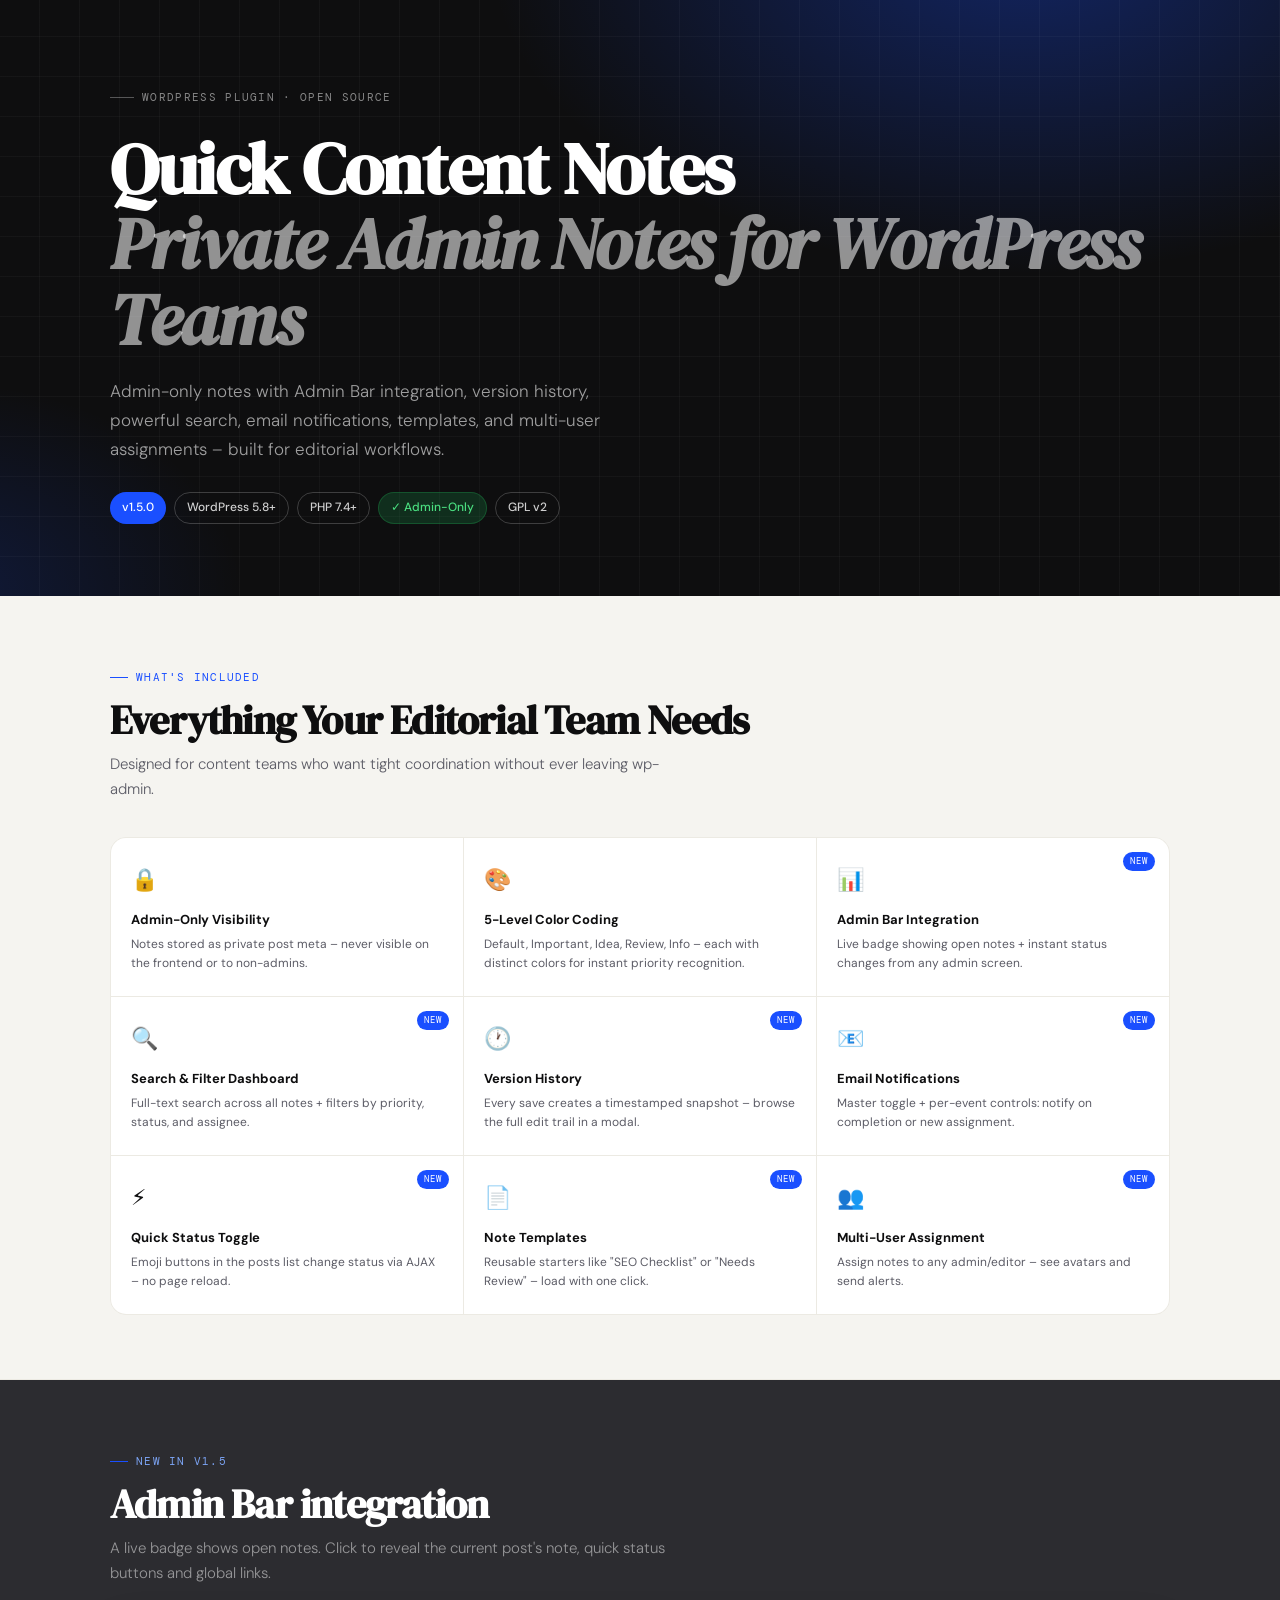
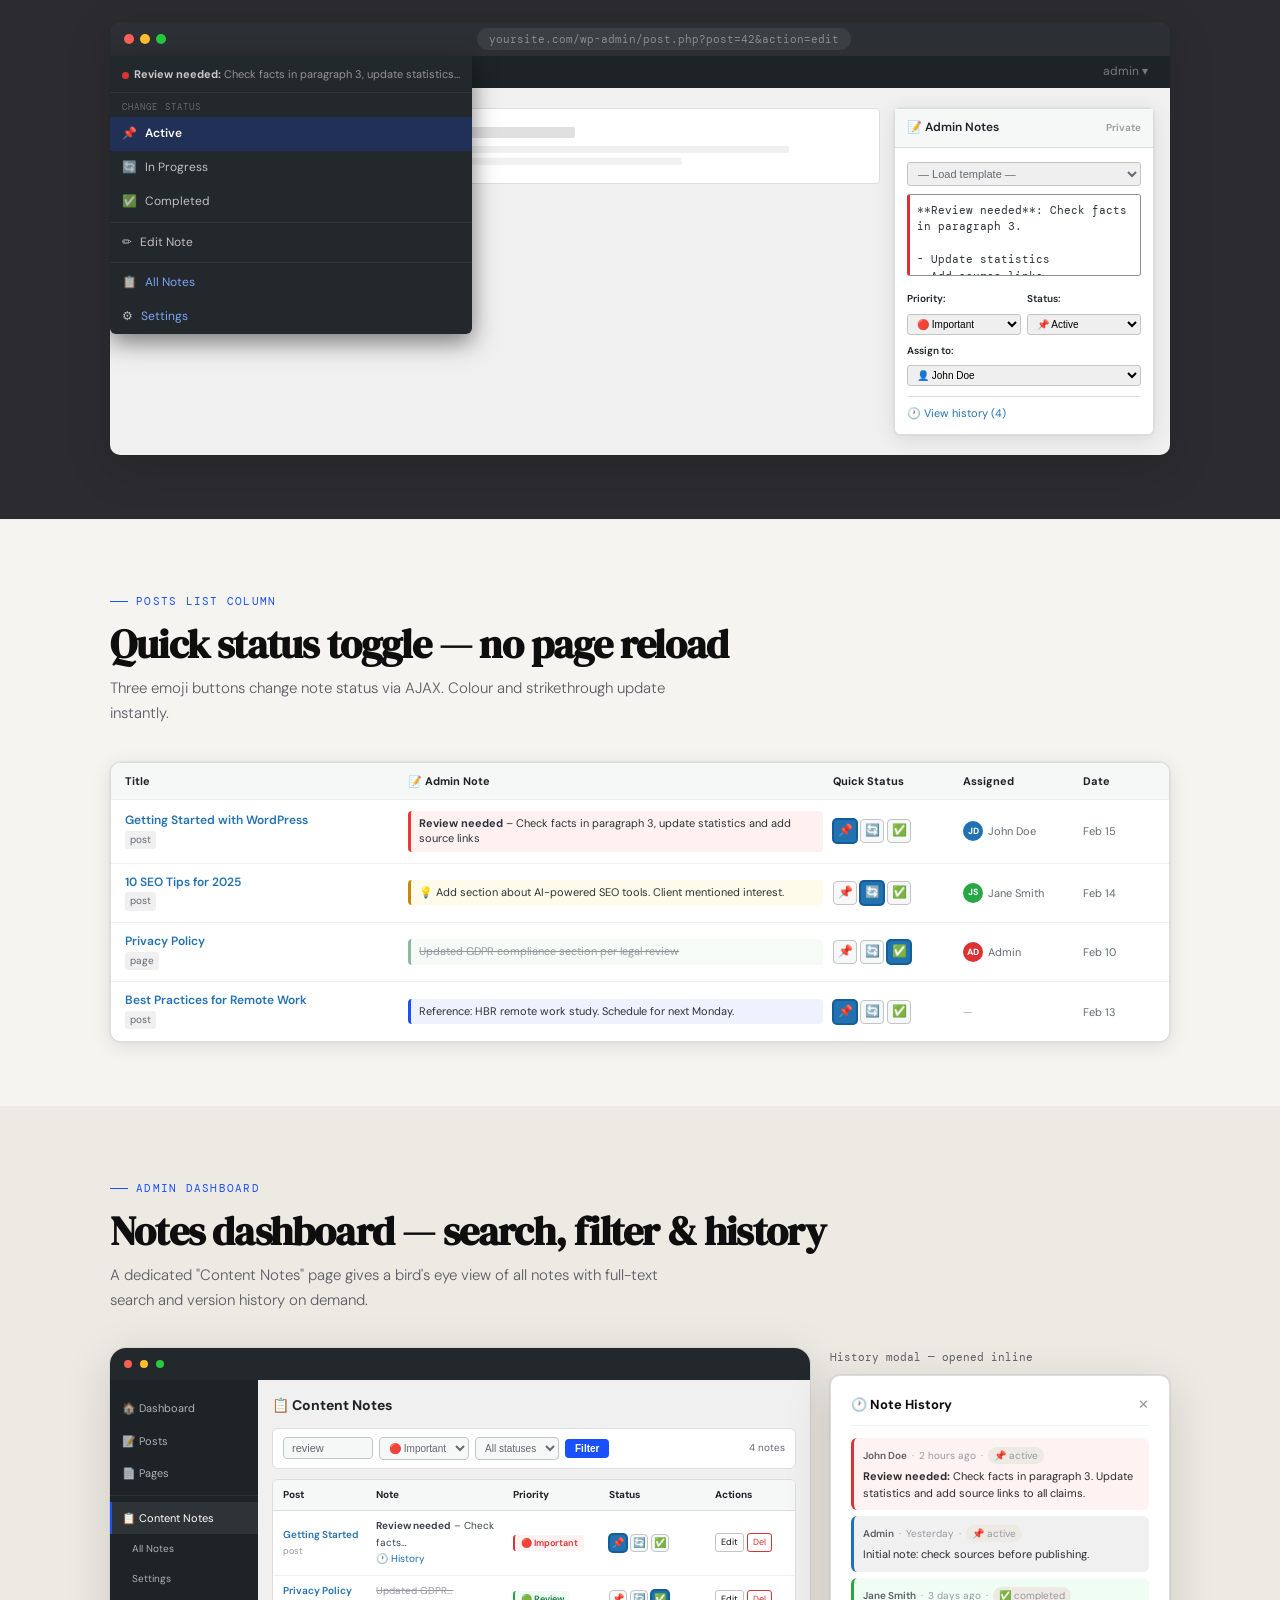
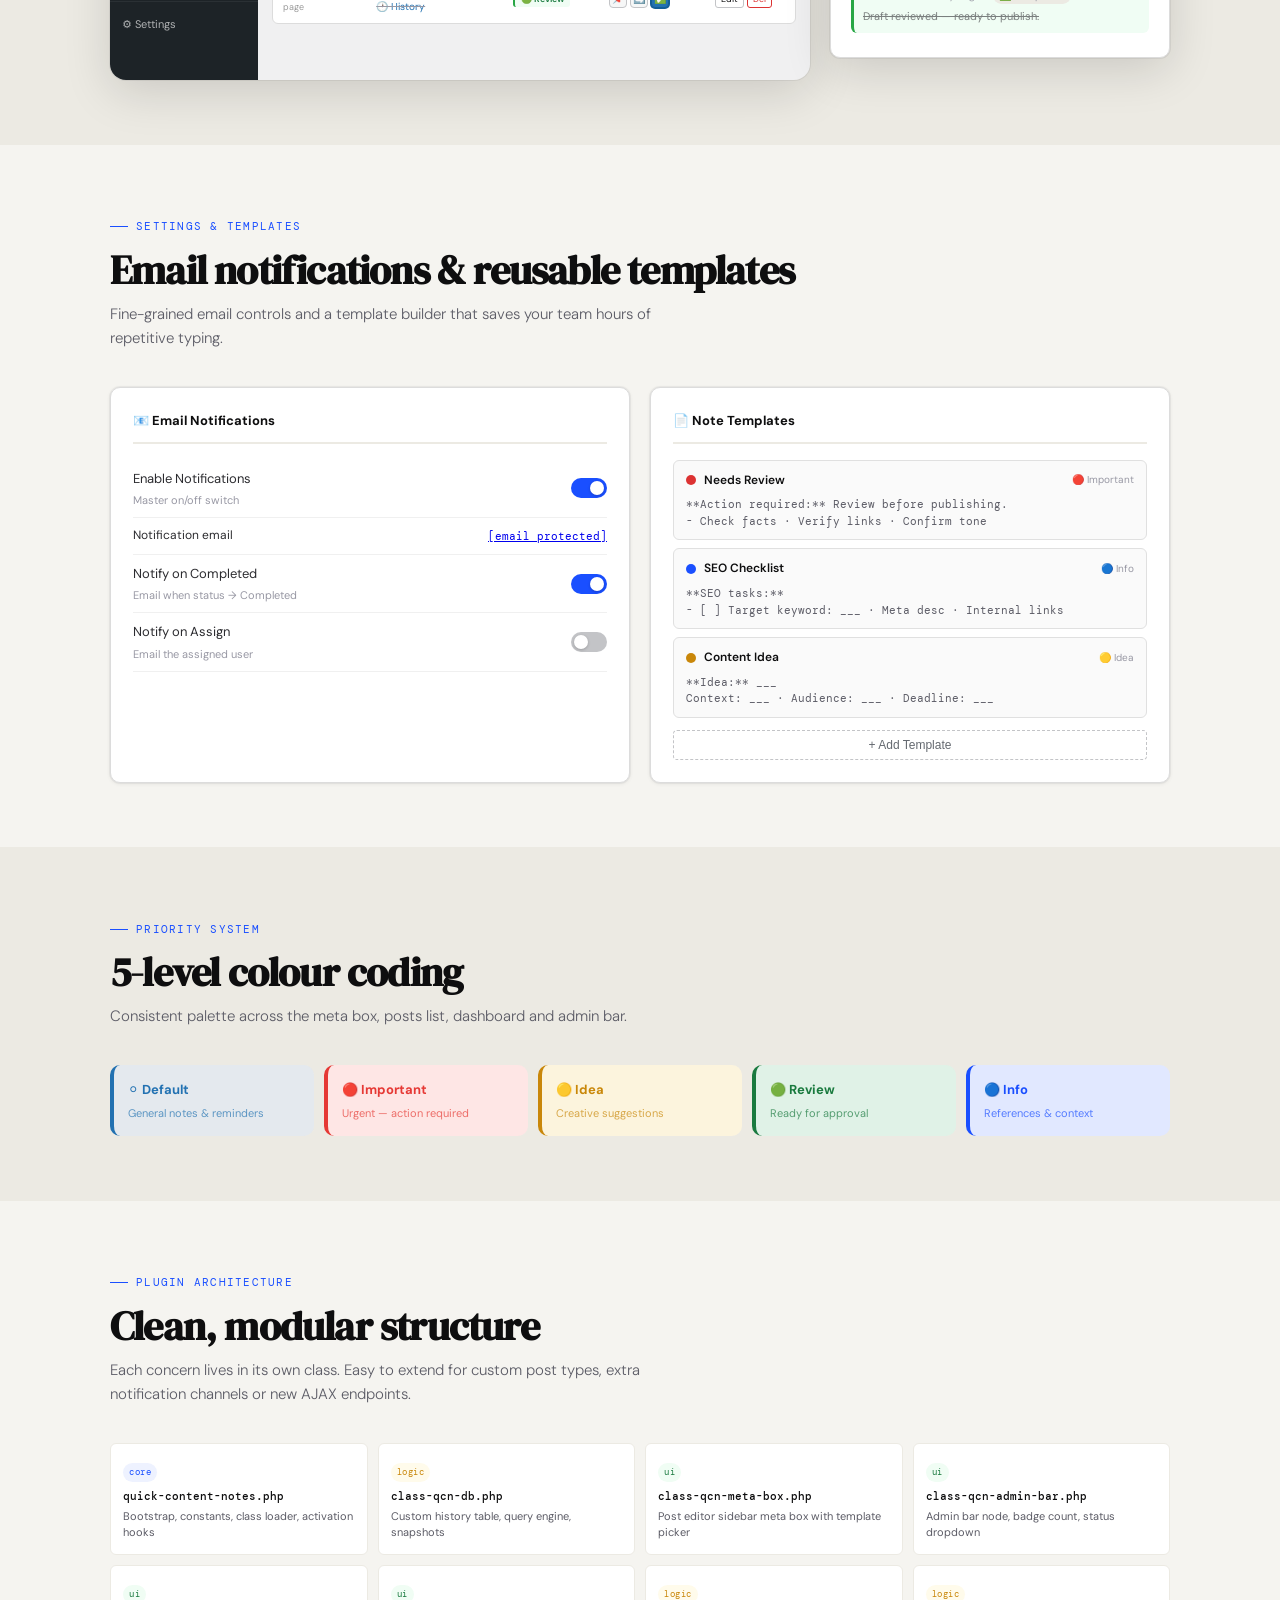
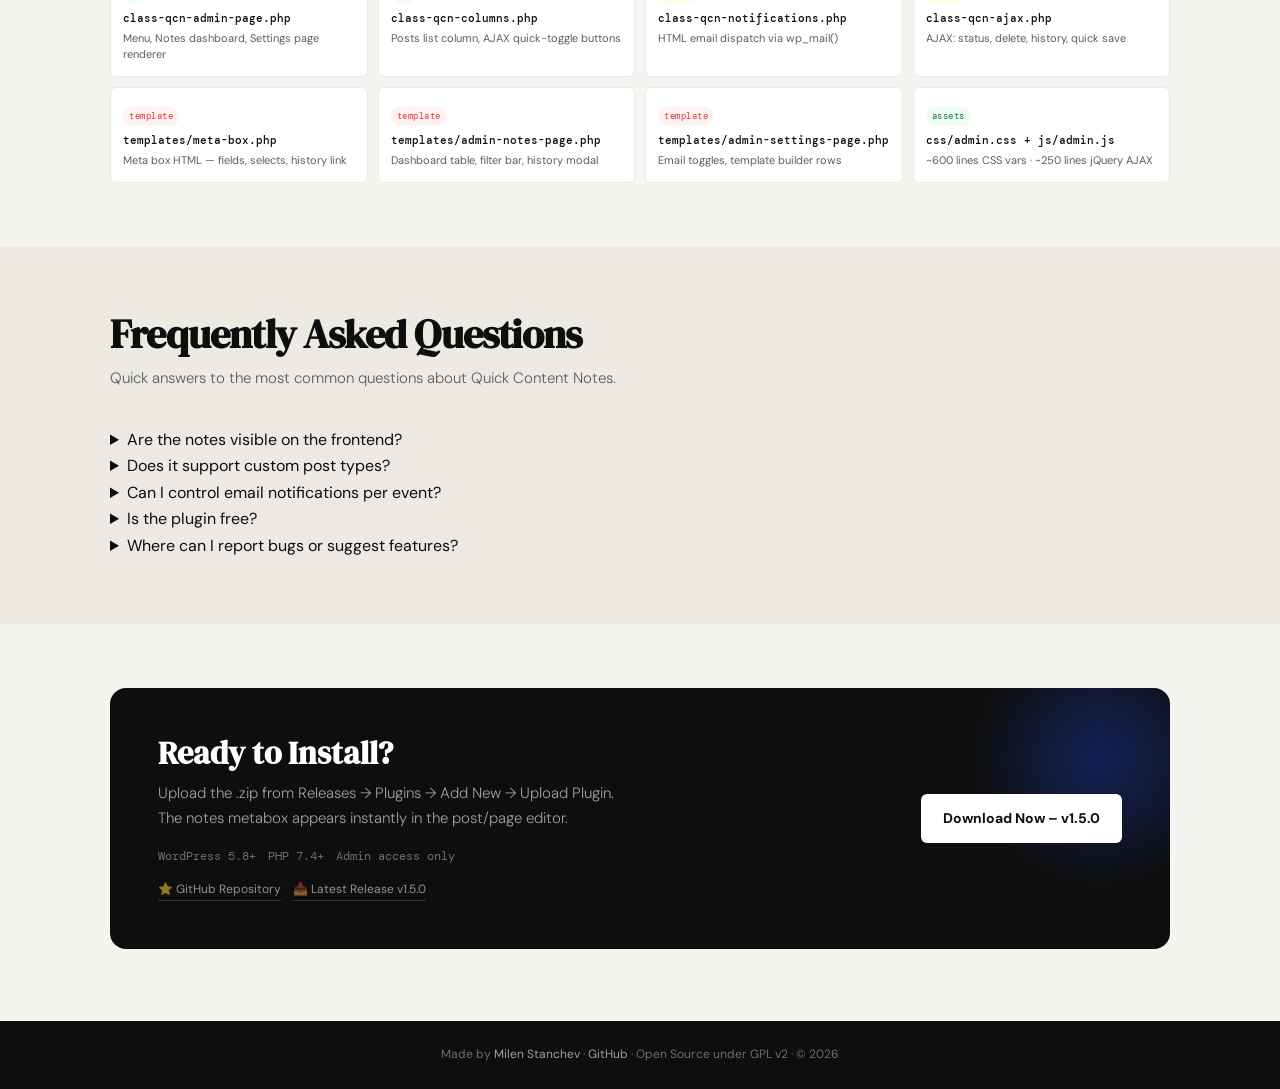
<file: index.html>
<!DOCTYPE html>
<html lang="en" prefix="og: https://ogp.me/ns#">
<head>
    <meta charset="UTF-8">
    <meta name="viewport" content="width=device-width, initial-scale=1.0">
    <title>Quick Content Notes – Private Admin Notes Plugin for WordPress (Team Workflow & History)</title>
    <meta name="description" content="Quick Content Notes is a free WordPress plugin for private admin notes on posts and pages. Color-coded priorities, version history, full-text search, email notifications, reusable templates, user assignments, and Admin Bar integration. Admin-only – perfect for editorial teams and content workflows.">

    <!-- Canonical -->
    <link rel="canonical" href="https://stantchev.github.io/QuickContentNotes-WordPress-Plugin/">

    <!-- Open Graph -->
    <meta property="og:title" content="Quick Content Notes – Private Admin Notes & Editorial Workflow Plugin for WordPress">
    <meta property="og:description" content="Add private notes to any post or page in wp-admin. Color priorities, version history, search dashboard, assignments, email alerts, templates, and live Admin Bar badge. Built for editorial teams.">
    <meta property="og:type" content="website">
    <meta property="og:url" content="https://stantchev.github.io/QuickContentNotes-WordPress-Plugin/">
    <meta property="og:image" content="https://stantchev.github.io/QuickContentNotes-WordPress-Plugin/og-preview-1200x630.jpg">
    <meta property="og:image:width" content="1200">
    <meta property="og:image:height" content="630">
    <meta property="og:image:alt" content="WordPress admin notes metabox with color-coded priority and user assignment">

    <!-- Twitter / X -->
    <meta name="twitter:card" content="summary_large_image">
    <meta name="twitter:title" content="Quick Content Notes – Private Admin Notes Plugin for WordPress">
    <meta name="twitter:description" content="Admin-only notes with assignments, version history, search, email notifications, templates, and Admin Bar integration.">
    <meta name="twitter:image" content="https://stantchev.github.io/QuickContentNotes-WordPress-Plugin/og-preview-1200x630.jpg">

    <!-- Other meta -->
    <meta name="robots" content="index, follow">
    <meta name="author" content="Milen Stanchev">
    <link rel="author" href="https://github.com/stantchev">

    <!-- Schema.org for plugin (helps with rich results) -->
    <script type="application/ld+json">
    {
      "@context": "https://schema.org",
      "@type": "SoftwareApplication",
      "name": "Quick Content Notes",
      "operatingSystem": "WordPress",
      "applicationCategory": "BusinessApplication",
      "offers": {
        "@type": "Offer",
        "price": "0",
        "priceCurrency": "EUR"
      },
      "softwareVersion": "1.5.0",
      "url": "https://stantchev.github.io/QuickContentNotes-WordPress-Plugin/",
      "author": {
        "@type": "Person",
        "name": "Milen Stanchev"
      },
      "license": "GPL-2.0"
    }
    </script>

    <!-- Fonts -->
    <link rel="preconnect" href="https://fonts.googleapis.com">
    <link rel="preconnect" href="https://fonts.gstatic.com" crossorigin>
    <link href="https://fonts.googleapis.com/css2?family=DM+Serif+Display:ital@0;1&family=DM+Mono:wght@400;500&family=DM+Sans:ital,opsz,wght@0,9..40,300;0,9..40,500;0,9..40,700;1,9..40,300&display=swap" rel="stylesheet">
    <style>
/* RESET */
*, *::before, *::after { box-sizing: border-box; margin: 0; padding: 0; }
:root {
    --ink: #0e0e0f; --ink-2: #2c2c30; --ink-3: #5c5c66; --ink-4: #9898a4;
    --paper: #f5f4f0; --paper-2: #eceae3; --white: #fff;
    --accent: #1a4fff;
    --red: #e53935; --red-bg: #fff1f0;
    --yellow: #c9870a; --yellow-bg: #fffbeb;
    --green: #1a7a3f; --green-bg: #edfaf2;
    --blue: #1a4fff; --blue-bg: #eef2ff;
    --r-sm: 6px; --r-md: 10px; --r-lg: 16px;
    --shadow-sm: 0 1px 4px rgba(0,0,0,.07), 0 0 0 1px rgba(0,0,0,.04);
    --shadow-md: 0 4px 20px rgba(0,0,0,.1), 0 0 0 1px rgba(0,0,0,.04);
    --shadow-lg: 0 12px 48px rgba(0,0,0,.14), 0 0 0 1px rgba(0,0,0,.06);
    --font-serif: 'DM Serif Display', Georgia, serif;
    --font-body: 'DM Sans', system-ui, sans-serif;
    --font-mono: 'DM Mono', 'Courier New', monospace;
}
html { scroll-behavior: smooth; }
body { font-family: var(--font-body); background: var(--paper); color: var(--ink); line-height: 1.65; -webkit-font-smoothing: antialiased; overflow-x: hidden; }

/* LAYOUT */
.container { max-width: 1100px; margin: 0 auto; padding: 0 20px; }
.section { padding: clamp(40px,7vw,64px) 20px; border-bottom: 1px solid var(--paper-2); }

/* SECTION LABELS */
.section-label { display: inline-flex; align-items: center; gap: 8px; font-family: var(--font-mono); font-size: 10.5px; letter-spacing: .12em; text-transform: uppercase; color: var(--accent); margin-bottom: 12px; }
.section-label::before { content: ""; display: inline-block; width: 18px; height: 1px; background: var(--accent); }
.section-title { font-family: var(--font-serif); font-size: clamp(22px, 4vw, 40px); line-height: 1.1; letter-spacing: -.02em; color: var(--ink); margin-bottom: 10px; }
.section-desc { font-size: 15px; color: var(--ink-3); max-width: 560px; margin-bottom: 36px; font-weight: 300; }

/* HERO */
.hero { background: var(--ink); color: var(--white); padding: clamp(44px,8vw,80px) 20px clamp(36px,7vw,72px); position: relative; overflow: hidden; }
.hero::before { content: ""; position: absolute; inset: 0; background: radial-gradient(ellipse 60% 80% at 80% -10%, rgba(26,79,255,.35) 0%, transparent 70%), radial-gradient(ellipse 40% 60% at -5% 100%, rgba(26,79,255,.18) 0%, transparent 60%); pointer-events: none; }
.hero::after { content: ""; position: absolute; inset: 0; background-image: repeating-linear-gradient(0deg, transparent, transparent 39px, rgba(255,255,255,.03) 39px, rgba(255,255,255,.03) 40px), repeating-linear-gradient(90deg, transparent, transparent 39px, rgba(255,255,255,.03) 39px, rgba(255,255,255,.03) 40px); pointer-events: none; }
.hero-inner { position: relative; z-index: 1; }
.hero-eyebrow { display: inline-flex; align-items: center; gap: 8px; font-family: var(--font-mono); font-size: 11px; letter-spacing: .12em; text-transform: uppercase; color: rgba(255,255,255,.5); margin-bottom: 24px; }
.hero-eyebrow span { display: inline-block; width: 24px; height: 1px; background: rgba(255,255,255,.3); }
.hero h1 { font-family: var(--font-serif); font-size: clamp(32px, 6vw, 72px); line-height: 1.05; letter-spacing: -.02em; margin-bottom: 20px; }
.hero h1 em { font-style: italic; color: rgba(255,255,255,.55); }
.hero-sub { font-size: clamp(15px,2vw,17px); color: rgba(255,255,255,.6); max-width: 520px; margin-bottom: 28px; font-weight: 300; line-height: 1.7; }
.hero-badges { display: flex; gap: 8px; flex-wrap: wrap; }
.badge { display: inline-flex; align-items: center; gap: 5px; padding: 5px 12px; border-radius: 100px; font-size: 12px; font-weight: 500; white-space: nowrap; }
.badge-outline { border: 1px solid rgba(255,255,255,.2); color: rgba(255,255,255,.8); }
.badge-filled  { background: var(--accent); color: #fff; }
.badge-green   { background: rgba(26,122,63,.3); border: 1px solid rgba(26,122,63,.5); color: #4ade80; }
@keyframes fadeUp { from { opacity: 0; transform: translateY(16px); } to { opacity: 1; transform: translateY(0); } }
.hero-inner > * { animation: fadeUp .6s ease both; }
.hero-inner > *:nth-child(1) { animation-delay: .05s; }
.hero-inner > *:nth-child(2) { animation-delay: .15s; }
.hero-inner > *:nth-child(3) { animation-delay: .25s; }
.hero-inner > *:nth-child(4) { animation-delay: .35s; }

/* FEATURES */
.features-grid { display: grid; grid-template-columns: repeat(3, 1fr); gap: 1px; background: var(--paper-2); border: 1px solid var(--paper-2); border-radius: var(--r-lg); overflow: hidden; }
.feature-item { background: var(--white); padding: 24px 20px; transition: background .2s; position: relative; }
.feature-item:hover { background: #fafaf8; }
.feature-item.new-badge::after { content: "NEW"; position: absolute; top: 14px; right: 14px; background: var(--accent); color: #fff; font-family: var(--font-mono); font-size: 9px; letter-spacing: .1em; padding: 2px 7px; border-radius: 100px; }
.feature-icon { font-size: 22px; margin-bottom: 10px; display: block; }
.feature-item h3 { font-size: 13px; font-weight: 700; color: var(--ink); margin-bottom: 5px; }
.feature-item p  { font-size: 12px; color: var(--ink-3); line-height: 1.55; }

/* PALETTE */
.palette-row { display: grid; grid-template-columns: repeat(5, 1fr); gap: 10px; }
.palette-swatch { border-radius: var(--r-md); padding: 14px; font-size: 13px; font-weight: 500; border-left: 4px solid transparent; position: relative; overflow: hidden; }
.palette-swatch::before { content: ""; position: absolute; inset: 0; opacity: .06; background: currentColor; }
.swatch-default { background: #f0f0f1; border-color: #2271b1; color: #2271b1; }
.swatch-red     { background: var(--red-bg);    border-color: var(--red);    color: var(--red); }
.swatch-yellow  { background: var(--yellow-bg); border-color: var(--yellow); color: var(--yellow); }
.swatch-green   { background: var(--green-bg);  border-color: var(--green);  color: var(--green); }
.swatch-blue    { background: var(--blue-bg);   border-color: var(--blue);   color: var(--blue); }
.swatch-label   { font-size: 11px; opacity: .7; margin-top: 4px; display: block; font-weight: 400; }

/* Admin bar */
.adminbar-mockup { border-radius: var(--r-md); overflow: hidden; box-shadow: var(--shadow-lg); position: relative; }

/* BROWSER CHROME */
.browser-chrome { background: #2c3035; height: 34px; display: flex; align-items: center; padding: 0 14px; gap: 6px; }
.bc-dot { width: 10px; height: 10px; border-radius: 50%; flex-shrink: 0; }
.bc-red { background: #ff5f57; } .bc-yellow { background: #ffbd2e; } .bc-green { background: #28c840; }
.bc-url { margin: 0 auto; background: rgba(255,255,255,.07); color: rgba(255,255,255,.4); font-size: 11px; padding: 2px 12px; border-radius: 20px; font-family: var(--font-mono); overflow: hidden; text-overflow: ellipsis; white-space: nowrap; max-width: 55%; }
.ab-bar { background: #1d2327; height: 32px; display: flex; align-items: center; padding: 0 12px; z-index: 2; overflow: hidden; }
.ab-logo { width: 20px; height: 20px; background: #3c8dbc; border-radius: 2px; margin-right: 10px; flex-shrink: 0; display: grid; place-items: center; font-size: 11px; color: #fff; font-weight: 700; }
.ab-items { display: flex; align-items: center; flex: 1; overflow: hidden; }
.ab-item { height: 32px; display: flex; align-items: center; padding: 0 10px; font-size: 12px; color: rgba(255,255,255,.7); white-space: nowrap; flex-shrink: 0; }
.ab-item.active { background: rgba(255,255,255,.07); color: #fff; }
.ab-item.qcn-item { background: rgba(26,79,255,.25); color: #93b4ff; }
.ab-badge { background: var(--red); color: #fff; font-size: 9px; font-weight: 700; padding: 1px 5px; border-radius: 10px; margin-left: 5px; }
.ab-user { margin-left: auto; color: rgba(255,255,255,.4); font-size: 12px; flex-shrink: 0; padding: 0 10px; }

/* Dropdown — sits below ab-bar in document flow on mobile, absolute on desktop */
.ab-dropdown { background: #23282d; min-width: 220px; border-radius: 0 0 var(--r-sm) var(--r-sm); box-shadow: 0 8px 24px rgba(0,0,0,.5); position: absolute; top: 34px; left: 0; z-index: 100; }
.ab-drop-preview { padding: 10px 12px; border-bottom: 1px solid rgba(255,255,255,.06); }
.ab-drop-preview p { font-size: 11px; color: rgba(255,255,255,.5); line-height: 1.5; }
.ab-dot { display: inline-block; width: 7px; height: 7px; border-radius: 50%; margin-right: 5px; vertical-align: middle; }
.ab-drop-section-label { padding: 7px 12px 2px; font-size: 9px; text-transform: uppercase; letter-spacing: .12em; color: rgba(255,255,255,.3); font-family: var(--font-mono); }
.ab-drop-item { padding: 7px 12px; font-size: 12px; color: rgba(255,255,255,.7); display: flex; align-items: center; gap: 8px; cursor: pointer; }
.ab-drop-item.current { color: #fff; font-weight: 600; background: rgba(26,79,255,.2); }
.ab-drop-sep { height: 1px; background: rgba(255,255,255,.06); margin: 3px 0; }
.ab-drop-link { color: #7ca4f4; text-decoration: none; }

/* Admin bar page area */
.ab-page-area { background: #f0f0f1; padding: 20px 16px; display: flex; gap: 14px; align-items: flex-start; flex-wrap: wrap; }
.ab-page-editor { flex: 1; min-width: 140px; background: #fff; border: 1px solid #ddd; border-radius: 4px; padding: 18px; }

/* META BOX */
.metabox-card { background: var(--white); border: 1px solid #dcdcdc; border-radius: var(--r-sm); width: 260px; min-width: 0; flex-shrink: 0; box-shadow: var(--shadow-md); }
.mb-header { background: #f6f7f7; padding: 9px 12px; border-bottom: 1px solid #dcdcdc; font-size: 12px; font-weight: 600; color: #1d2327; display: flex; align-items: center; justify-content: space-between; }
.mb-body { padding: 12px; }
.mb-tpl select { width: 100%; font-size: 11px; padding: 4px 6px; border: 1px solid #c3c4c7; border-radius: 3px; color: #646970; margin-bottom: 8px; }
.mb-textarea { width: 100%; height: 82px; font-size: 11px; padding: 7px; border: 1px solid #8c8f94; border-radius: 3px; resize: none; font-family: var(--font-mono); color: #2c3338; border-left: 3px solid #dc3232; line-height: 1.5; }
.mb-row { display: grid; grid-template-columns: 1fr 1fr; gap: 6px; margin-top: 7px; }
.mb-field label { display: block; font-size: 10px; font-weight: 600; color: #1d2327; margin-bottom: 2px; }
.mb-field select, .mb-assign select { width: 100%; font-size: 10px; padding: 3px 5px; border: 1px solid #c3c4c7; border-radius: 3px; }
.mb-assign { margin-top: 7px; }
.mb-assign label { font-size: 10px; font-weight: 600; color: #1d2327; display: block; margin-bottom: 2px; }
.mb-history-link { margin-top: 8px; padding-top: 7px; border-top: 1px solid #e0e0e0; font-size: 11px; color: #2271b1; cursor: pointer; display: flex; align-items: center; gap: 5px; }

/* POSTS LIST TABLE */
.table-mockup { background: var(--white); border: 1px solid #dcdcdc; border-radius: var(--r-md); overflow-x: auto; -webkit-overflow-scrolling: touch; box-shadow: var(--shadow-md); }
.tm-inner { min-width: 600px; }
.tm-header { background: #f6f7f7; }
.tm-header-row, .tm-row { display: grid; grid-template-columns: 2fr 3fr 130px 120px 72px; padding: 0 14px; align-items: center; }
.tm-header-row { font-size: 11px; font-weight: 700; color: #1d2327; padding-top: 9px; padding-bottom: 9px; }
.tm-row { padding-top: 11px; padding-bottom: 11px; border-top: 1px solid #f0f0f0; font-size: 12px; color: #2c3338; transition: background .15s; }
.tm-row:hover { background: #fafafa; }
.tm-title { font-weight: 600; color: #2271b1; line-height: 1.3; }
.tm-type { display: inline-block; font-size: 10px; background: #f0f0f1; border-radius: 3px; padding: 1px 5px; color: #646970; margin-top: 2px; }
.note-cell { padding-right: 10px; }
.note-pill { padding: 5px 8px; border-radius: 4px; font-size: 11px; line-height: 1.4; border-left: 3px solid transparent; }
.np-red    { background: var(--red-bg);    border-color: var(--red); }
.np-yellow { background: var(--yellow-bg); border-color: var(--yellow); }
.np-green  { background: var(--green-bg);  border-color: var(--green); }
.np-blue   { background: var(--blue-bg);   border-color: var(--blue); }
.np-done   { opacity: .5; text-decoration: line-through; }
.status-btns { display: flex; gap: 3px; align-items: center; }
.s-btn { width: 24px; height: 24px; border: 1px solid #c3c4c7; border-radius: 4px; background: #f6f7f7; cursor: pointer; display: grid; place-items: center; font-size: 12px; transition: all .15s; flex-shrink: 0; }
.s-btn.on { background: #2271b1; border-color: #135e96; box-shadow: 0 0 0 1px #135e96; }
.avatar-chip { display: flex; align-items: center; gap: 5px; font-size: 11px; color: #646970; }
.avatar-circle { width: 20px; height: 20px; border-radius: 50%; display: grid; place-items: center; font-size: 9px; font-weight: 700; color: #fff; flex-shrink: 0; }

/* DASHBOARD */
.dash-and-history { display: grid; grid-template-columns: 1fr 340px; gap: 20px; align-items: start; }
.dashboard-mockup { background: #f0f0f1; border-radius: var(--r-lg); overflow: hidden; box-shadow: var(--shadow-lg); min-width: 0; }
.dash-topbar { background: #23282d; height: 32px; display: flex; align-items: center; padding: 0 14px; gap: 8px; }
.dash-topbar-dot { width: 8px; height: 8px; border-radius: 50%; }
.dash-layout { display: flex; min-height: 300px; }
.dash-sidebar { width: 148px; background: #1d2327; padding: 12px 0; flex-shrink: 0; }
.dash-menu-item { padding: 7px 12px; font-size: 11px; color: rgba(255,255,255,.65); display: flex; align-items: center; gap: 6px; white-space: nowrap; overflow: hidden; }
.dash-menu-item.active { background: rgba(255,255,255,.07); color: #fff; border-left: 2px solid var(--accent); padding-left: 10px; }
.dash-menu-sep { height: 1px; background: rgba(255,255,255,.06); margin: 6px 0; }
.dash-body { flex: 1; padding: 14px; min-width: 0; overflow: hidden; }
.dash-heading { font-size: 14px; font-weight: 700; color: #1d2327; margin-bottom: 10px; }
.dash-filter-bar { background: var(--white); border: 1px solid #dcdcdc; border-radius: var(--r-sm); padding: 8px 10px; display: flex; gap: 6px; align-items: center; margin-bottom: 10px; flex-wrap: wrap; }
.dash-search { padding: 4px 8px; border: 1px solid #c3c4c7; border-radius: 4px; font-size: 11px; color: #646970; background: #f6f7f7; width: 90px; min-width: 0; }
.dash-select { padding: 4px 5px; border: 1px solid #c3c4c7; border-radius: 4px; font-size: 10px; color: #646970; background: #f6f7f7; }
.dash-btn { padding: 4px 10px; background: var(--accent); color: #fff; border: none; border-radius: 4px; font-size: 10px; font-weight: 600; cursor: pointer; }
.dash-count { margin-left: auto; font-size: 10px; color: #646970; white-space: nowrap; }
.dash-table { background: var(--white); border: 1px solid #dcdcdc; border-radius: var(--r-sm); overflow: hidden; }
.dt-head, .dt-row { display: grid; grid-template-columns: 1.6fr 2.4fr 90px 100px 70px; gap: 6px; padding: 7px 10px; align-items: center; }
.dt-head { background: #f6f7f7; border-bottom: 1px solid #dcdcdc; font-size: 10px; font-weight: 700; color: #1d2327; }
.dt-row { border-bottom: 1px solid #f0f0f0; font-size: 10px; }
.dt-row:last-child { border-bottom: none; }
.dt-row:hover { background: #fafafa; }
.dt-title { font-weight: 600; color: #2271b1; }
.dt-type  { font-size: 9px; color: #999; }

/* HISTORY MODAL */
.history-aside { min-width: 0; }
.history-aside-label { font-size: 11px; color: var(--ink-3); margin-bottom: 8px; font-family: var(--font-mono); }
.history-modal { background: var(--white); border: 1px solid #dcdcdc; border-radius: var(--r-md); padding: 18px 20px; box-shadow: var(--shadow-lg); }
.hm-title { font-size: 13px; font-weight: 700; margin-bottom: 12px; padding-bottom: 10px; border-bottom: 1px solid #f0f0f0; display: flex; justify-content: space-between; }
.hm-close { color: #999; cursor: pointer; }
.hist-item { padding: 9px; border-radius: var(--r-sm); margin-bottom: 6px; font-size: 11px; line-height: 1.5; }
.hist-meta { font-size: 10px; color: var(--ink-4); margin-bottom: 4px; display: flex; gap: 5px; align-items: center; flex-wrap: wrap; }
.hm-user { font-weight: 600; color: var(--ink-3); }
.hm-status { background: var(--paper-2); padding: 1px 6px; border-radius: 10px; }
.hist-text { color: var(--ink-2); }

/* SETTINGS */
.settings-split { display: grid; grid-template-columns: 1fr 1fr; gap: 20px; }
.settings-card { background: var(--white); border: 1px solid #dcdcdc; border-radius: var(--r-md); padding: 22px; box-shadow: var(--shadow-sm); }
.sc-title { font-size: 13px; font-weight: 700; color: var(--ink); margin-bottom: 16px; padding-bottom: 10px; border-bottom: 2px solid var(--paper-2); display: flex; align-items: center; gap: 8px; }
.sc-row { display: flex; align-items: center; justify-content: space-between; padding: 8px 0; border-bottom: 1px solid #f0f0f0; gap: 12px; }
.sc-label { font-size: 13px; color: var(--ink-2); } .sc-desc { font-size: 11px; color: var(--ink-4); margin-top: 2px; }
.toggle { position: relative; width: 36px; height: 20px; flex-shrink: 0; }
.toggle-track { position: absolute; inset: 0; border-radius: 20px; transition: background .2s; }
.toggle-track.on { background: var(--accent); } .toggle-track.off { background: #c3c4c7; }
.toggle-thumb { position: absolute; width: 14px; height: 14px; background: #fff; border-radius: 50%; top: 3px; transition: left .2s; box-shadow: 0 1px 3px rgba(0,0,0,.2); }
.toggle-track.on .toggle-thumb { left: 19px; } .toggle-track.off .toggle-thumb { left: 3px; }
.tpl-row { border: 1px solid #e0e0e0; border-radius: var(--r-sm); padding: 10px 12px; margin-bottom: 8px; background: #fafafa; }
.tpl-top { display: flex; align-items: center; gap: 8px; margin-bottom: 6px; }
.tpl-color-dot { width: 10px; height: 10px; border-radius: 50%; flex-shrink: 0; }
.tpl-name { font-size: 12px; font-weight: 600; color: var(--ink); flex: 1; }
.tpl-content { font-size: 11px; color: var(--ink-3); font-family: var(--font-mono); line-height: 1.5; }

/* ARCHITECTURE */
.arch-grid { display: grid; grid-template-columns: repeat(4, 1fr); gap: 10px; }
.arch-file { background: var(--white); border: 1px solid var(--paper-2); border-radius: var(--r-sm); padding: 13px 12px; transition: box-shadow .2s, border-color .2s; }
.arch-file:hover { box-shadow: var(--shadow-md); border-color: #c3c4c7; }
.arch-file-tag { display: inline-block; font-size: 9px; font-family: var(--font-mono); letter-spacing: .06em; padding: 2px 6px; border-radius: 100px; margin-bottom: 6px; }
.tag-core { background: #eef2ff; color: var(--accent); } .tag-ui { background: #f0fdf4; color: var(--green); }
.tag-logic { background: #fffbeb; color: var(--yellow); } .tag-template { background: #fef2f2; color: var(--red); }
.arch-file-name { font-family: var(--font-mono); font-size: 10.5px; font-weight: 500; color: var(--ink); margin-bottom: 4px; word-break: break-word; }
.arch-file-desc { font-size: 11px; color: var(--ink-3); line-height: 1.45; }

/* INSTALL */
.install-card { background: var(--ink); color: var(--white); border-radius: var(--r-lg); padding: clamp(24px,5vw,48px); display: grid; grid-template-columns: 1fr auto; gap: 28px; align-items: center; position: relative; overflow: hidden; }
.install-card::before { content: ""; position: absolute; right: -60px; top: -60px; width: 260px; height: 260px; border-radius: 50%; background: radial-gradient(circle, rgba(26,79,255,.3) 0%, transparent 70%); pointer-events: none; }
.install-card h2 { font-family: var(--font-serif); font-size: clamp(22px, 4vw, 32px); line-height: 1.1; margin-bottom: 10px; }
.install-card p { color: rgba(255,255,255,.6); font-size: 15px; margin-bottom: 16px; font-weight: 300; }
.install-reqs { font-size: 12px; color: rgba(255,255,255,.4); font-family: var(--font-mono); }
.install-reqs span { margin-right: 12px; }
.install-cta { display: inline-flex; align-items: center; gap: 8px; background: var(--white); color: var(--ink); padding: 13px 22px; border-radius: var(--r-sm); font-size: 14px; font-weight: 700; text-decoration: none; white-space: nowrap; transition: transform .15s, box-shadow .15s; position: relative; z-index: 1; }
.install-cta:hover { transform: translateY(-2px); box-shadow: 0 8px 24px rgba(0,0,0,.4); }
.install-links { display: flex; gap: 12px; flex-wrap: wrap; margin-top: 14px; }
.install-link { color: rgba(255,255,255,.55); font-size: 12px; text-decoration: none; border-bottom: 1px solid rgba(255,255,255,.15); transition: color .15s; }
.install-link:hover { color: rgba(255,255,255,.9); }

/* FOOTER */
.footer { background: var(--ink); color: rgba(255,255,255,.4); padding: 24px 20px; text-align: center; font-size: 12px; }
.footer a { color: rgba(255,255,255,.6); text-decoration: none; } .footer a:hover { color: #fff; }

/* ═══════════════════════════════════════
   RESPONSIVE — TABLET ≤ 900px
═══════════════════════════════════════ */
@media (max-width: 900px) {
    /* Features */
    .features-grid { grid-template-columns: repeat(2, 1fr); }
    /* Palette */
    .palette-row { grid-template-columns: repeat(3, 1fr); }
    /* Admin bar: hide minor nav items */
    .ab-item:not(.qcn-item):not(.active) { display: none; }
    .ab-user { display: none; }
    /* Admin bar dropdown: cap width so it doesn't overflow */
    .ab-dropdown { min-width: 200px; max-width: 90vw; }
    /* Ab page area: stack metabox */
    .ab-page-area { flex-direction: column; }
    .metabox-card { width: 100%; max-width: 100%; }
    /* Dashboard + history: stack */
    .dash-and-history { grid-template-columns: 1fr; }
    .history-aside { max-width: 480px; }
    /* Dashboard: hide sidebar */
    .dash-sidebar { display: none; }
    /* Dashboard table: 3 cols */
    .dt-head, .dt-row { grid-template-columns: 1.6fr 2.4fr 80px; }
    .dt-head > *:nth-child(n+4), .dt-row > *:nth-child(n+4) { display: none; }
    /* Settings */
    .settings-split { grid-template-columns: 1fr; }
    /* Architecture */
    .arch-grid { grid-template-columns: repeat(2, 1fr); }
    /* Install */
    .install-card { grid-template-columns: 1fr; }
    .install-cta { width: 100%; justify-content: center; }
}

/* ═══════════════════════════════════════
   RESPONSIVE — MOBILE ≤ 600px
═══════════════════════════════════════ */
@media (max-width: 600px) {
    /* Features: 1 col */
    .features-grid { grid-template-columns: 1fr; }
    /* Palette: 2 col */
    .palette-row { grid-template-columns: 1fr 1fr; }
    /* Architecture: 1 col */
    .arch-grid { grid-template-columns: 1fr; }
    /* Browser URL bar: shorter */
    .bc-url { max-width: 40%; font-size: 10px; }
    /* Ab bar: even tighter */
    .ab-item { padding: 0 7px; font-size: 11px; }
    .ab-logo { margin-right: 6px; }
    /* Dropdown: in document flow, not absolute */
    .ab-dropdown {
        position: static;
        border-radius: 0;
        box-shadow: none;
        border-top: 1px solid rgba(255,255,255,.08);
        min-width: 0;
        width: 100%;
    }
    /* Posts list: show 2 cols only */
    .tm-header-row, .tm-row { grid-template-columns: 1.4fr 2fr; }
    .tm-header-row > *:nth-child(n+3), .tm-row > *:nth-child(n+3) { display: none; }
    /* Dashboard filter: stack */
    .dash-filter-bar { flex-direction: column; align-items: stretch; }
    .dash-search { width: 100%; }
    .dash-select { width: 100%; }
    .dash-count { margin-left: 0; }
    /* Dashboard table: 2 cols */
    .dt-head, .dt-row { grid-template-columns: 1fr 2fr; }
    .dt-head > *:nth-child(n+3), .dt-row > *:nth-child(n+3) { display: none; }
    /* Metabox: single column selects */
    .mb-row { grid-template-columns: 1fr; }
}

/* ═══════════════════════════════════════
   RESPONSIVE — SMALL ≤ 400px
═══════════════════════════════════════ */
@media (max-width: 400px) {
    .palette-row { grid-template-columns: 1fr; }
    .hero-badges .badge:nth-child(n+4) { display: none; }
    .install-card p br { display: none; }
}
    </style>
</head>
<body>

<!-- HERO -->
<header class="hero">
    <div class="hero-inner container">
        <div class="hero-eyebrow"><span></span>WordPress Plugin · Open Source</div>
        <h1>Quick Content Notes<br><em>Private Admin Notes for WordPress Teams</em></h1>
        <p class="hero-sub">Admin-only notes with Admin Bar integration, version history, powerful search, email notifications, templates, and multi-user assignments – built for editorial workflows.</p>
        <div class="hero-badges">
            <span class="badge badge-filled">v1.5.0</span>
            <span class="badge badge-outline">WordPress 5.8+</span>
            <span class="badge badge-outline">PHP 7.4+</span>
            <span class="badge badge-green">✓ Admin-Only</span>
            <span class="badge badge-outline">GPL v2</span>
        </div>
    </div>
</header>

<!-- FEATURES -->
<section class="section">
    <div class="container">
        <div class="section-label">What's Included</div>
        <h2 class="section-title">Everything Your Editorial Team Needs</h2>
        <p class="section-desc">Designed for content teams who want tight coordination without ever leaving wp-admin.</p>
        <div class="features-grid">
            <div class="feature-item"><span class="feature-icon">🔒</span><h3>Admin-Only Visibility</h3><p>Notes stored as private post meta – never visible on the frontend or to non-admins.</p></div>
            <div class="feature-item"><span class="feature-icon">🎨</span><h3>5-Level Color Coding</h3><p>Default, Important, Idea, Review, Info – each with distinct colors for instant priority recognition.</p></div>
            <div class="feature-item new-badge"><span class="feature-icon">📊</span><h3>Admin Bar Integration</h3><p>Live badge showing open notes + instant status changes from any admin screen.</p></div>
            <div class="feature-item new-badge"><span class="feature-icon">🔍</span><h3>Search & Filter Dashboard</h3><p>Full-text search across all notes + filters by priority, status, and assignee.</p></div>
            <div class="feature-item new-badge"><span class="feature-icon">🕐</span><h3>Version History</h3><p>Every save creates a timestamped snapshot – browse the full edit trail in a modal.</p></div>
            <div class="feature-item new-badge"><span class="feature-icon">📧</span><h3>Email Notifications</h3><p>Master toggle + per-event controls: notify on completion or new assignment.</p></div>
            <div class="feature-item new-badge"><span class="feature-icon">⚡</span><h3>Quick Status Toggle</h3><p>Emoji buttons in the posts list change status via AJAX – no page reload.</p></div>
            <div class="feature-item new-badge"><span class="feature-icon">📄</span><h3>Note Templates</h3><p>Reusable starters like "SEO Checklist" or "Needs Review" – load with one click.</p></div>
            <div class="feature-item new-badge"><span class="feature-icon">👥</span><h3>Multi-User Assignment</h3><p>Assign notes to any admin/editor – see avatars and send alerts.</p></div>
        </div>
    </div>
</section>

<!-- ADMIN BAR -->
<section class="section" style="background:var(--ink-2);">
    <div class="container">
        <div class="section-label" style="color:#7ca4f4;">New in v1.5</div>
        <h2 class="section-title" style="color:#fff;">Admin Bar integration</h2>
        <p class="section-desc" style="color:rgba(255,255,255,.5);">A live badge shows open notes. Click to reveal the current post's note, quick status buttons and global links.</p>
        <div class="adminbar-mockup">
            <div class="browser-chrome">
                <div class="bc-dot bc-red"></div><div class="bc-dot bc-yellow"></div><div class="bc-dot bc-green"></div>
                <div class="bc-url">yoursite.com/wp-admin/post.php?post=42&amp;action=edit</div>
            </div>
            <div class="ab-bar">
                <div class="ab-logo">W</div>
                <div class="ab-items">
                    <div class="ab-item active">Edit Post</div>
                    <div class="ab-item qcn-item">📝 Notes <span class="ab-badge">3</span></div>
                    <div class="ab-user">admin ▾</div>
                </div>
            </div>
            <div class="ab-dropdown">
                <div class="ab-drop-preview"><p><span class="ab-dot" style="background:#dc3232;"></span><strong style="color:rgba(255,255,255,.75);">Review needed:</strong> Check facts in paragraph 3, update statistics…</p></div>
                <div class="ab-drop-section-label">Change Status</div>
                <div class="ab-drop-item current"><span>📌</span> Active</div>
                <div class="ab-drop-item"><span>🔄</span> In Progress</div>
                <div class="ab-drop-item"><span>✅</span> Completed</div>
                <div class="ab-drop-sep"></div>
                <div class="ab-drop-item"><span>✏️</span> Edit Note</div>
                <div class="ab-drop-sep"></div>
                <div class="ab-drop-item"><span>📋</span> <a href="#" class="ab-drop-link">All Notes</a></div>
                <div class="ab-drop-item"><span>⚙️</span> <a href="#" class="ab-drop-link">Settings</a></div>
            </div>
            <div class="ab-page-area">
                <div class="ab-page-editor">
                    <div style="height:11px;background:#e0e0e0;border-radius:2px;width:60%;margin-bottom:8px;"></div>
                    <div style="height:7px;background:#f0f0f0;border-radius:2px;width:90%;margin-bottom:5px;"></div>
                    <div style="height:7px;background:#f0f0f0;border-radius:2px;width:75%;"></div>
                </div>
                <div class="metabox-card">
                    <div class="mb-header"><span>📝 Admin Notes</span><span style="font-size:10px;color:#999;">Private</span></div>
                    <div class="mb-body">
                        <div class="mb-tpl"><select><option>— Load template —</option><option>Needs Review</option><option>SEO Checklist</option></select></div>
                        <textarea class="mb-textarea" readonly>**Review needed**: Check facts in paragraph 3.

- Update statistics
- Add source links</textarea>
                        <div class="mb-row">
                            <div class="mb-field"><label>Priority:</label><select><option>🔴 Important</option></select></div>
                            <div class="mb-field"><label>Status:</label><select><option>📌 Active</option></select></div>
                        </div>
                        <div class="mb-assign"><label>Assign to:</label><select><option>👤 John Doe</option></select></div>
                        <div class="mb-history-link">🕐 View history (4)</div>
                    </div>
                </div>
            </div>
        </div>
    </div>
</section>

<!-- POSTS LIST -->
<section class="section">
    <div class="container">
        <div class="section-label">Posts list column</div>
        <h2 class="section-title">Quick status toggle — no page reload</h2>
        <p class="section-desc">Three emoji buttons change note status via AJAX. Colour and strikethrough update instantly.</p>
        <div class="table-mockup">
          <div class="tm-inner">
            <div class="tm-header">
                <div class="tm-header-row"><div>Title</div><div>📝 Admin Note</div><div>Quick Status</div><div>Assigned</div><div>Date</div></div>
            </div>
            <div class="tm-row">
                <div><div class="tm-title">Getting Started with WordPress</div><span class="tm-type">post</span></div>
                <div class="note-cell"><div class="note-pill np-red"><strong>Review needed</strong> – Check facts in paragraph 3, update statistics and add source links</div></div>
                <div><div class="status-btns"><div class="s-btn on">📌</div><div class="s-btn">🔄</div><div class="s-btn">✅</div></div></div>
                <div><div class="avatar-chip"><div class="avatar-circle" style="background:#2271b1;">JD</div>John Doe</div></div>
                <div style="color:#646970;font-size:11px;">Feb 15</div>
            </div>
            <div class="tm-row">
                <div><div class="tm-title">10 SEO Tips for 2025</div><span class="tm-type">post</span></div>
                <div class="note-cell"><div class="note-pill np-yellow">💡 Add section about AI-powered SEO tools. Client mentioned interest.</div></div>
                <div><div class="status-btns"><div class="s-btn">📌</div><div class="s-btn on">🔄</div><div class="s-btn">✅</div></div></div>
                <div><div class="avatar-chip"><div class="avatar-circle" style="background:#28a745;">JS</div>Jane Smith</div></div>
                <div style="color:#646970;font-size:11px;">Feb 14</div>
            </div>
            <div class="tm-row">
                <div><div class="tm-title">Privacy Policy</div><span class="tm-type">page</span></div>
                <div class="note-cell"><div class="note-pill np-green np-done">Updated GDPR compliance section per legal review</div></div>
                <div><div class="status-btns"><div class="s-btn">📌</div><div class="s-btn">🔄</div><div class="s-btn on">✅</div></div></div>
                <div><div class="avatar-chip"><div class="avatar-circle" style="background:#dc3232;">AD</div>Admin</div></div>
                <div style="color:#646970;font-size:11px;">Feb 10</div>
            </div>
            <div class="tm-row">
                <div><div class="tm-title">Best Practices for Remote Work</div><span class="tm-type">post</span></div>
                <div class="note-cell"><div class="note-pill np-blue">Reference: HBR remote work study. Schedule for next Monday.</div></div>
                <div><div class="status-btns"><div class="s-btn on">📌</div><div class="s-btn">🔄</div><div class="s-btn">✅</div></div></div>
                <div style="color:#a7aaad;font-size:11px;">—</div>
                <div style="color:#646970;font-size:11px;">Feb 13</div>
            </div>
          </div>
        </div>
    </div>
</section>

<!-- DASHBOARD + HISTORY -->
<section class="section" style="background:var(--paper-2);">
    <div class="container">
        <div class="section-label">Admin dashboard</div>
        <h2 class="section-title">Notes dashboard — search, filter &amp; history</h2>
        <p class="section-desc">A dedicated "Content Notes" page gives a bird's eye view of all notes with full-text search and version history on demand.</p>
        <div class="dash-and-history">
            <div class="dashboard-mockup">
                <div class="dash-topbar">
                    <div class="dash-topbar-dot" style="background:#ff5f57;"></div>
                    <div class="dash-topbar-dot" style="background:#ffbd2e;"></div>
                    <div class="dash-topbar-dot" style="background:#28c840;"></div>
                </div>
                <div class="dash-layout">
                    <div class="dash-sidebar">
                        <div class="dash-menu-item">🏠 Dashboard</div>
                        <div class="dash-menu-item">📝 Posts</div>
                        <div class="dash-menu-item">📄 Pages</div>
                        <div class="dash-menu-sep"></div>
                        <div class="dash-menu-item active">📋 Content Notes</div>
                        <div class="dash-menu-item" style="padding-left:22px;font-size:10px;">All Notes</div>
                        <div class="dash-menu-item" style="padding-left:22px;font-size:10px;">Settings</div>
                        <div class="dash-menu-sep"></div>
                        <div class="dash-menu-item">⚙️ Settings</div>
                    </div>
                    <div class="dash-body">
                        <div class="dash-heading">📋 Content Notes</div>
                        <div class="dash-filter-bar">
                            <input class="dash-search" type="text" value="review" readonly>
                            <select class="dash-select"><option>🔴 Important</option></select>
                            <select class="dash-select"><option>All statuses</option></select>
                            <button class="dash-btn">Filter</button>
                            <div class="dash-count">4 notes</div>
                        </div>
                        <div class="dash-table">
                            <div class="dt-head"><div>Post</div><div>Note</div><div>Priority</div><div>Status</div><div>Actions</div></div>
                            <div class="dt-row">
                                <div><div class="dt-title">Getting Started</div><div class="dt-type">post</div></div>
                                <div style="font-size:10px;color:#3c434a;"><strong>Review needed</strong> – Check facts…<br><span style="color:#2271b1;font-size:10px;">🕐 History</span></div>
                                <div><span style="background:#fef2f2;border-left:2px solid #dc3232;padding:2px 6px;border-radius:3px;font-size:9px;color:#dc3232;font-weight:600;">🔴 Important</span></div>
                                <div><div style="display:flex;gap:3px;"><div class="s-btn on" style="width:18px;height:18px;font-size:10px;">📌</div><div class="s-btn" style="width:18px;height:18px;font-size:10px;">🔄</div><div class="s-btn" style="width:18px;height:18px;font-size:10px;">✅</div></div></div>
                                <div style="display:flex;gap:3px;"><span style="font-size:9px;border:1px solid #c3c4c7;padding:1px 5px;border-radius:3px;cursor:pointer;">Edit</span><span style="font-size:9px;border:1px solid #dc3232;color:#dc3232;padding:1px 5px;border-radius:3px;cursor:pointer;">Del</span></div>
                            </div>
                            <div class="dt-row">
                                <div><div class="dt-title">Privacy Policy</div><div class="dt-type">page</div></div>
                                <div style="font-size:10px;color:#9898a4;text-decoration:line-through;">Updated GDPR…<span style="text-decoration:none;display:block;color:#2271b1;font-size:10px;">🕐 History</span></div>
                                <div><span style="background:#f0fdf4;border-left:2px solid #28a745;padding:2px 6px;border-radius:3px;font-size:9px;color:#1a7a3f;font-weight:600;">🟢 Review</span></div>
                                <div><div style="display:flex;gap:3px;"><div class="s-btn" style="width:18px;height:18px;font-size:10px;">📌</div><div class="s-btn" style="width:18px;height:18px;font-size:10px;">🔄</div><div class="s-btn on" style="width:18px;height:18px;font-size:10px;">✅</div></div></div>
                                <div style="display:flex;gap:3px;"><span style="font-size:9px;border:1px solid #c3c4c7;padding:1px 5px;border-radius:3px;cursor:pointer;">Edit</span><span style="font-size:9px;border:1px solid #dc3232;color:#dc3232;padding:1px 5px;border-radius:3px;cursor:pointer;">Del</span></div>
                            </div>
                        </div>
                    </div>
                </div>
            </div>
            <div class="history-aside">
                <div class="history-aside-label">History modal — opened inline</div>
                <div class="history-modal">
                    <div class="hm-title"><span>🕐 Note History</span><span class="hm-close">✕</span></div>
                    <div class="hist-item" style="background:#fef2f2;border-left:3px solid #dc3232;">
                        <div class="hist-meta"><span class="hm-user">John Doe</span><span>·</span><span>2 hours ago</span><span>·</span><span class="hm-status">📌 active</span></div>
                        <div class="hist-text"><strong>Review needed:</strong> Check facts in paragraph 3. Update statistics and add source links to all claims.</div>
                    </div>
                    <div class="hist-item" style="background:#f0f0f1;border-left:3px solid #2271b1;">
                        <div class="hist-meta"><span class="hm-user">Admin</span><span>·</span><span>Yesterday</span><span>·</span><span class="hm-status">📌 active</span></div>
                        <div class="hist-text">Initial note: check sources before publishing.</div>
                    </div>
                    <div class="hist-item" style="background:#f0fdf4;border-left:3px solid #28a745;">
                        <div class="hist-meta"><span class="hm-user">Jane Smith</span><span>·</span><span>3 days ago</span><span>·</span><span class="hm-status">✅ completed</span></div>
                        <div class="hist-text" style="text-decoration:line-through;opacity:.6;">Draft reviewed — ready to publish.</div>
                    </div>
                </div>
            </div>
        </div>
    </div>
</section>

<!-- SETTINGS -->
<section class="section">
    <div class="container">
        <div class="section-label">Settings &amp; Templates</div>
        <h2 class="section-title">Email notifications &amp; reusable templates</h2>
        <p class="section-desc">Fine-grained email controls and a template builder that saves your team hours of repetitive typing.</p>
        <div class="settings-split">
            <div class="settings-card">
                <div class="sc-title">📧 Email Notifications</div>
                <div class="sc-row"><div><div class="sc-label">Enable Notifications</div><div class="sc-desc">Master on/off switch</div></div><div class="toggle"><div class="toggle-track on"><div class="toggle-thumb"></div></div></div></div>
                <div class="sc-row"><div><div class="sc-label" style="font-size:12px;">Notification email</div></div><div style="font-family:var(--font-mono);font-size:11px;color:var(--ink-3);word-break:break-all;"><a href="/cdn-cgi/l/email-protection" class="__cf_email__" data-cfemail="caabaea7a3a48aafb2aba7baa6afe4a9a5a7">[email&#160;protected]</a></div></div>
                <div class="sc-row"><div><div class="sc-label">Notify on Completed</div><div class="sc-desc">Email when status → Completed</div></div><div class="toggle"><div class="toggle-track on"><div class="toggle-thumb"></div></div></div></div>
                <div class="sc-row"><div><div class="sc-label">Notify on Assign</div><div class="sc-desc">Email the assigned user</div></div><div class="toggle"><div class="toggle-track off"><div class="toggle-thumb"></div></div></div></div>
            </div>
            <div class="settings-card">
                <div class="sc-title">📄 Note Templates</div>
                <div class="tpl-row"><div class="tpl-top"><div class="tpl-color-dot" style="background:#dc3232;"></div><div class="tpl-name">Needs Review</div><span style="font-size:10px;color:var(--ink-4);">🔴 Important</span></div><div class="tpl-content">**Action required:** Review before publishing.<br>- Check facts · Verify links · Confirm tone</div></div>
                <div class="tpl-row"><div class="tpl-top"><div class="tpl-color-dot" style="background:#1a4fff;"></div><div class="tpl-name">SEO Checklist</div><span style="font-size:10px;color:var(--ink-4);">🔵 Info</span></div><div class="tpl-content">**SEO tasks:**<br>- [ ] Target keyword: ___ · Meta desc · Internal links</div></div>
                <div class="tpl-row"><div class="tpl-top"><div class="tpl-color-dot" style="background:#c9870a;"></div><div class="tpl-name">Content Idea</div><span style="font-size:10px;color:var(--ink-4);">🟡 Idea</span></div><div class="tpl-content">**Idea:** ___<br>Context: ___ · Audience: ___ · Deadline: ___</div></div>
                <div style="margin-top:12px;"><button style="background:none;border:1px dashed #c3c4c7;width:100%;padding:7px;border-radius:4px;font-size:12px;color:#646970;cursor:pointer;">+ Add Template</button></div>
            </div>
        </div>
    </div>
</section>

<!-- COLOURS -->
<section class="section" style="background:var(--paper-2);">
    <div class="container">
        <div class="section-label">Priority system</div>
        <h2 class="section-title">5-level colour coding</h2>
        <p class="section-desc">Consistent palette across the meta box, posts list, dashboard and admin bar.</p>
        <div class="palette-row">
            <div class="palette-swatch swatch-default"><strong>⚪ Default</strong><span class="swatch-label">General notes &amp; reminders</span></div>
            <div class="palette-swatch swatch-red"><strong>🔴 Important</strong><span class="swatch-label">Urgent — action required</span></div>
            <div class="palette-swatch swatch-yellow"><strong>🟡 Idea</strong><span class="swatch-label">Creative suggestions</span></div>
            <div class="palette-swatch swatch-green"><strong>🟢 Review</strong><span class="swatch-label">Ready for approval</span></div>
            <div class="palette-swatch swatch-blue"><strong>🔵 Info</strong><span class="swatch-label">References &amp; context</span></div>
        </div>
    </div>
</section>

<!-- ARCHITECTURE -->
<section class="section">
    <div class="container">
        <div class="section-label">Plugin architecture</div>
        <h2 class="section-title">Clean, modular structure</h2>
        <p class="section-desc">Each concern lives in its own class. Easy to extend for custom post types, extra notification channels or new AJAX endpoints.</p>
        <div class="arch-grid">
            <div class="arch-file"><div class="arch-file-tag tag-core">core</div><div class="arch-file-name">quick-content-notes.php</div><div class="arch-file-desc">Bootstrap, constants, class loader, activation hooks</div></div>
            <div class="arch-file"><div class="arch-file-tag tag-logic">logic</div><div class="arch-file-name">class-qcn-db.php</div><div class="arch-file-desc">Custom history table, query engine, snapshots</div></div>
            <div class="arch-file"><div class="arch-file-tag tag-ui">ui</div><div class="arch-file-name">class-qcn-meta-box.php</div><div class="arch-file-desc">Post editor sidebar meta box with template picker</div></div>
            <div class="arch-file"><div class="arch-file-tag tag-ui">ui</div><div class="arch-file-name">class-qcn-admin-bar.php</div><div class="arch-file-desc">Admin bar node, badge count, status dropdown</div></div>
            <div class="arch-file"><div class="arch-file-tag tag-ui">ui</div><div class="arch-file-name">class-qcn-admin-page.php</div><div class="arch-file-desc">Menu, Notes dashboard, Settings page renderer</div></div>
            <div class="arch-file"><div class="arch-file-tag tag-ui">ui</div><div class="arch-file-name">class-qcn-columns.php</div><div class="arch-file-desc">Posts list column, AJAX quick-toggle buttons</div></div>
            <div class="arch-file"><div class="arch-file-tag tag-logic">logic</div><div class="arch-file-name">class-qcn-notifications.php</div><div class="arch-file-desc">HTML email dispatch via wp_mail()</div></div>
            <div class="arch-file"><div class="arch-file-tag tag-logic">logic</div><div class="arch-file-name">class-qcn-ajax.php</div><div class="arch-file-desc">AJAX: status, delete, history, quick save</div></div>
            <div class="arch-file"><div class="arch-file-tag tag-template">template</div><div class="arch-file-name">templates/meta-box.php</div><div class="arch-file-desc">Meta box HTML — fields, selects, history link</div></div>
            <div class="arch-file"><div class="arch-file-tag tag-template">template</div><div class="arch-file-name">templates/admin-notes-page.php</div><div class="arch-file-desc">Dashboard table, filter bar, history modal</div></div>
            <div class="arch-file"><div class="arch-file-tag tag-template">template</div><div class="arch-file-name">templates/admin-settings-page.php</div><div class="arch-file-desc">Email toggles, template builder rows</div></div>
            <div class="arch-file"><div class="arch-file-tag tag-ui">assets</div><div class="arch-file-name">css/admin.css + js/admin.js</div><div class="arch-file-desc">~600 lines CSS vars · ~250 lines jQuery AJAX</div></div>
        </div>
    </div>
</section>

<!-- NEW: FAQ Section -->
<section class="section" style="background:var(--paper-2);">
    <div class="container">
        <h2 class="section-title">Frequently Asked Questions</h2>
        <p class="section-desc">Quick answers to the most common questions about Quick Content Notes.</p>

        <details>
            <summary>Are the notes visible on the frontend?</summary>
            <p>No – everything is stored as private post meta and remains 100% hidden from the public site and non-admin users.</p>
        </details>

        <details>
            <summary>Does it support custom post types?</summary>
            <p>Yes – it works with any post type that supports the editor (including WooCommerce products if they have editor capability).</p>
        </details>

        <details>
            <summary>Can I control email notifications per event?</summary>
            <p>Yes – master on/off switch plus separate toggles for "Completed" status and new assignments.</p>
        </details>

        <details>
            <summary>Is the plugin free?</summary>
            <p>Completely free and open source under GPL v2. No premium version or upsells.</p>
        </details>

        <details>
            <summary>Where can I report bugs or suggest features?</summary>
            <p>Open an issue on <a href="https://github.com/stantchev/QuickContentNotes-WordPress-Plugin/issues" target="_blank">GitHub</a> – contributions are welcome!</p>
        </details>
    </div>
</section>

<!-- INSTALL -->
<section class="section" style="border-bottom:none;padding-bottom:clamp(40px,7vw,72px);">
    <div class="container">
        <div class="install-card">
            <div>
                <h2>Ready to Install?</h2>
                <p>Upload the .zip from Releases → Plugins → Add New → Upload Plugin.<br>The notes metabox appears instantly in the post/page editor.</p>
                <div class="install-reqs"><span>WordPress 5.8+</span><span>PHP 7.4+</span><span>Admin access only</span></div>
                <div class="install-links">
                    <a href="https://github.com/stantchev/QuickContentNotes-WordPress-Plugin" target="_blank" rel="noopener" class="install-link">⭐ GitHub Repository</a>
                    <a href="https://github.com/stantchev/QuickContentNotes-WordPress-Plugin/releases" target="_blank" rel="noopener" class="install-link">📥 Latest Release v1.5.0</a>
                </div>
            </div>
            <div>
                <a href="https://github.com/stantchev/QuickContentNotes-WordPress-Plugin/releases/latest" target="_blank" rel="noopener" class="install-cta">Download Now – v1.5.0</a>
            </div>
        </div>
    </div>
</section>

<footer class="footer">
    <p>Made by <a href="https://stanchev.bg/" target="_blank" rel="noopener">Milen Stanchev</a> · 
       <a href="https://github.com/stantchev/QuickContentNotes-WordPress-Plugin" target="_blank" rel="noopener">GitHub</a> · 
       Open Source under GPL v2 · © 2026</p>
</footer>
</body>
</html>
</file>
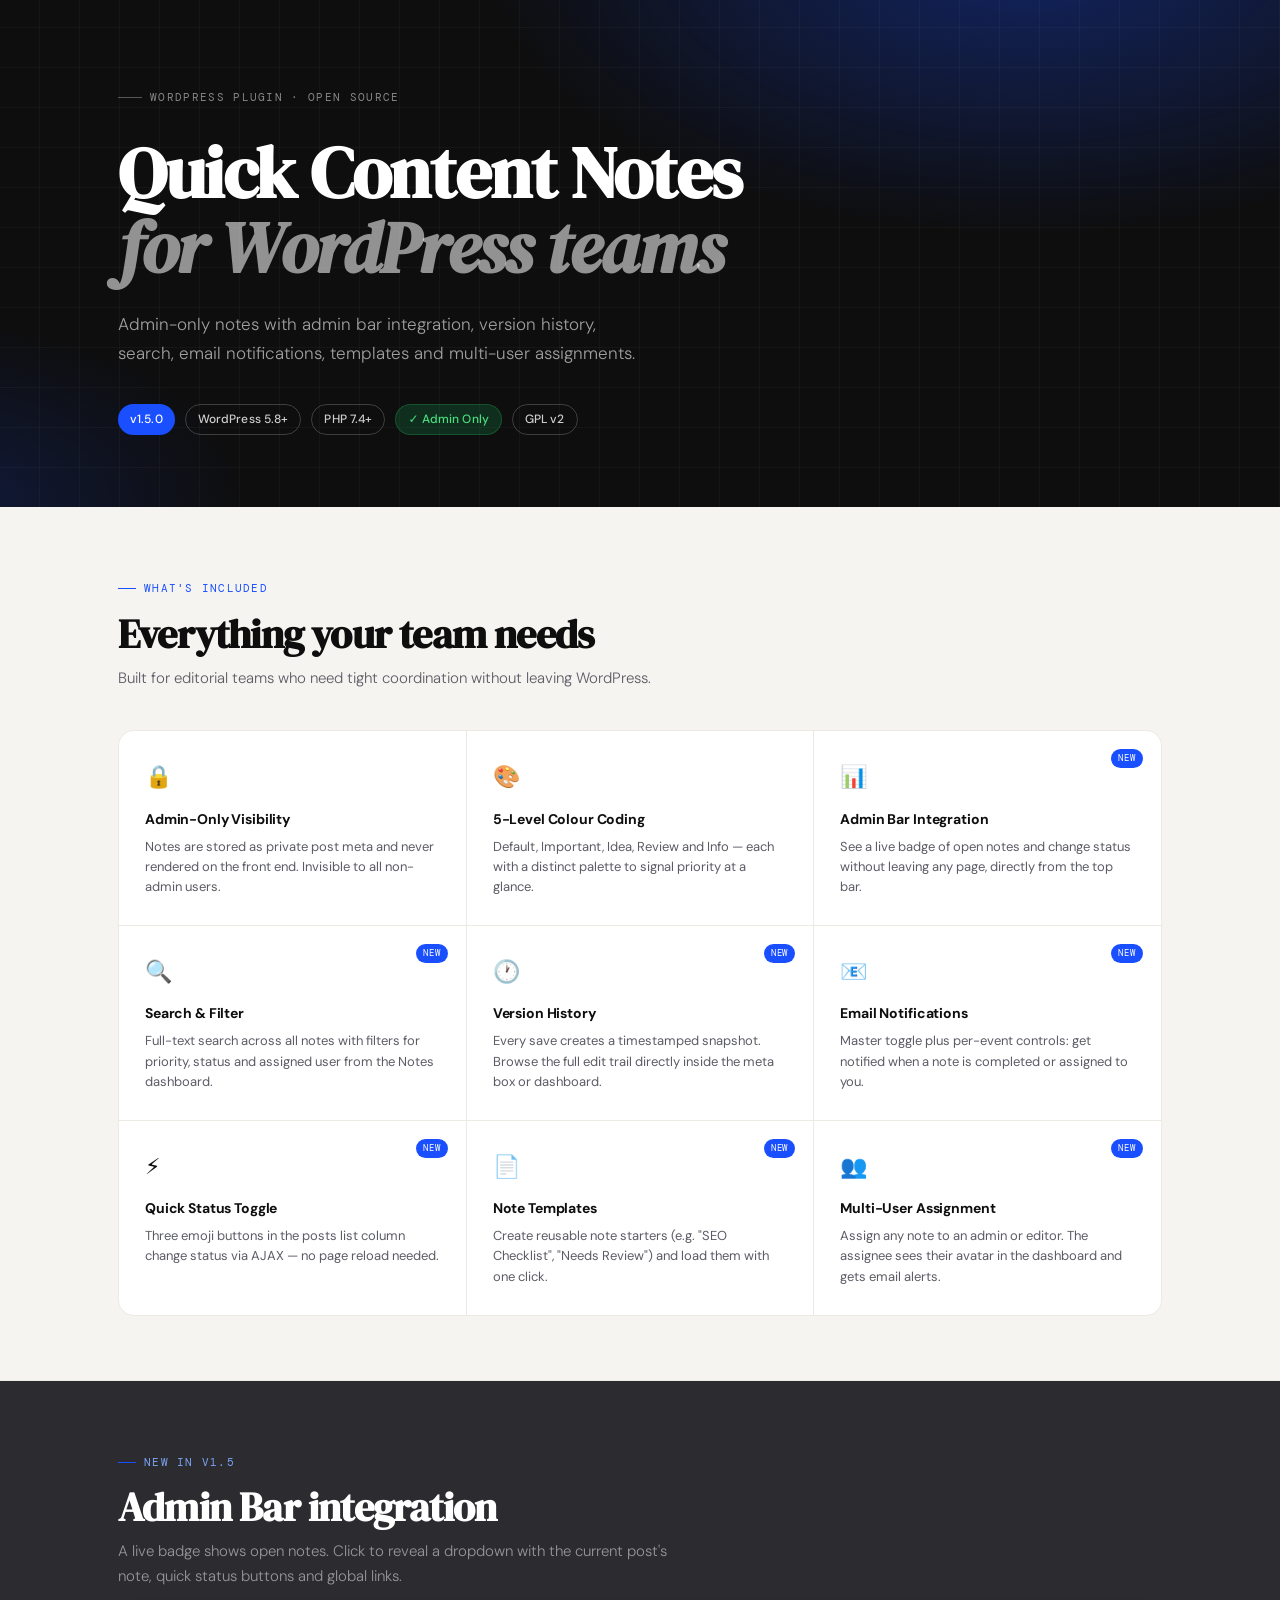
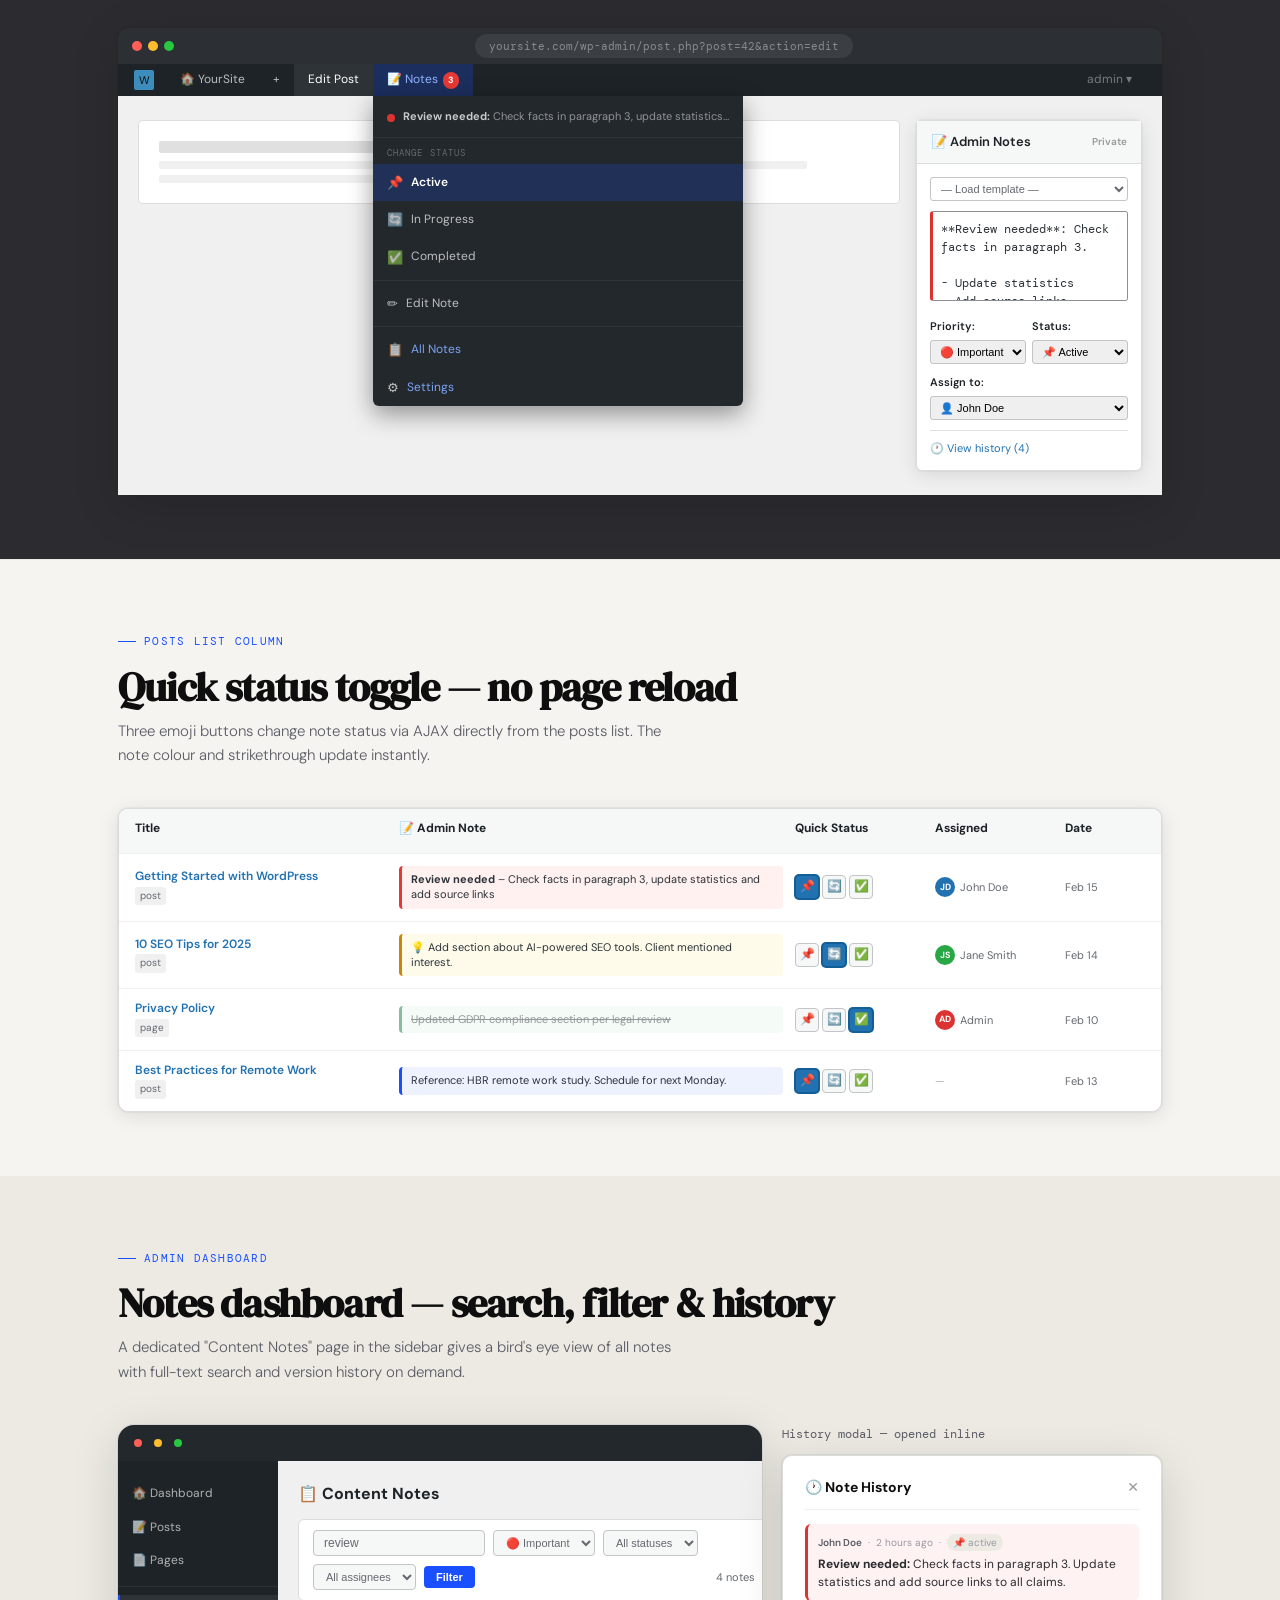
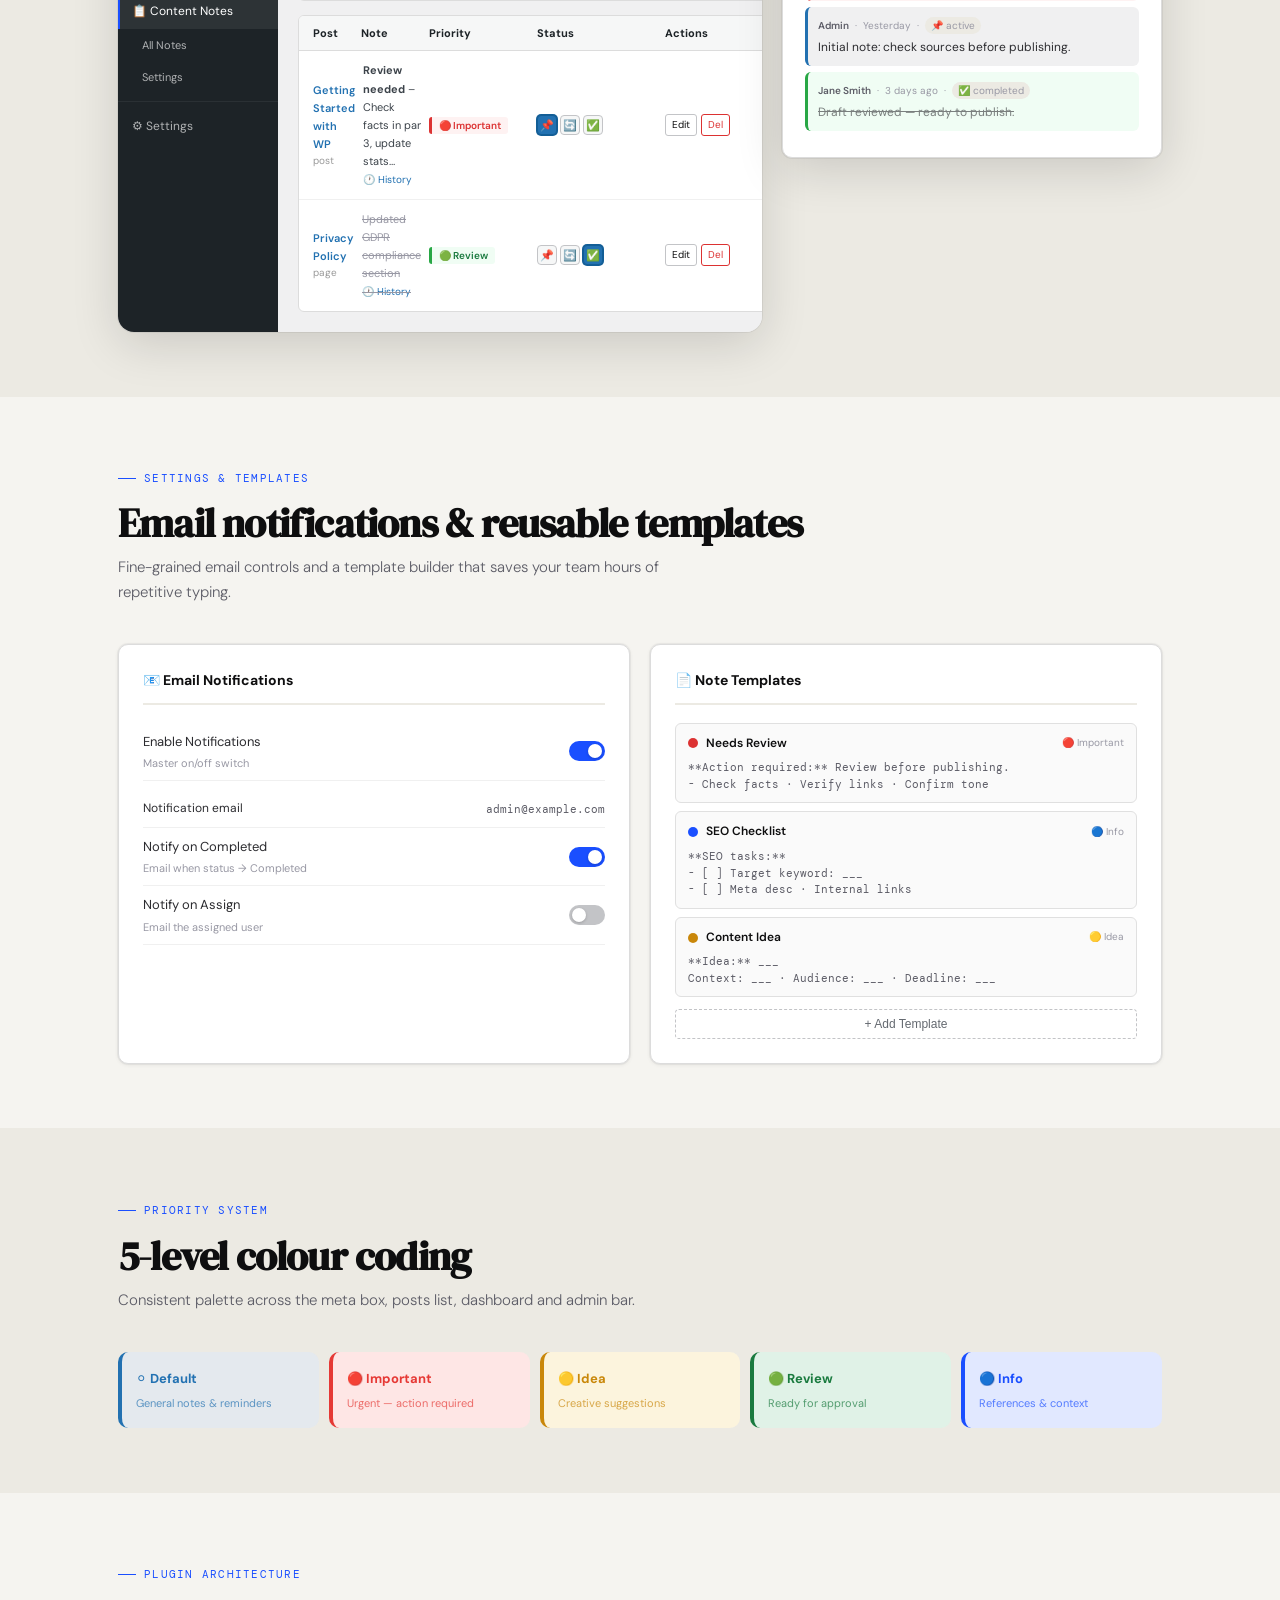
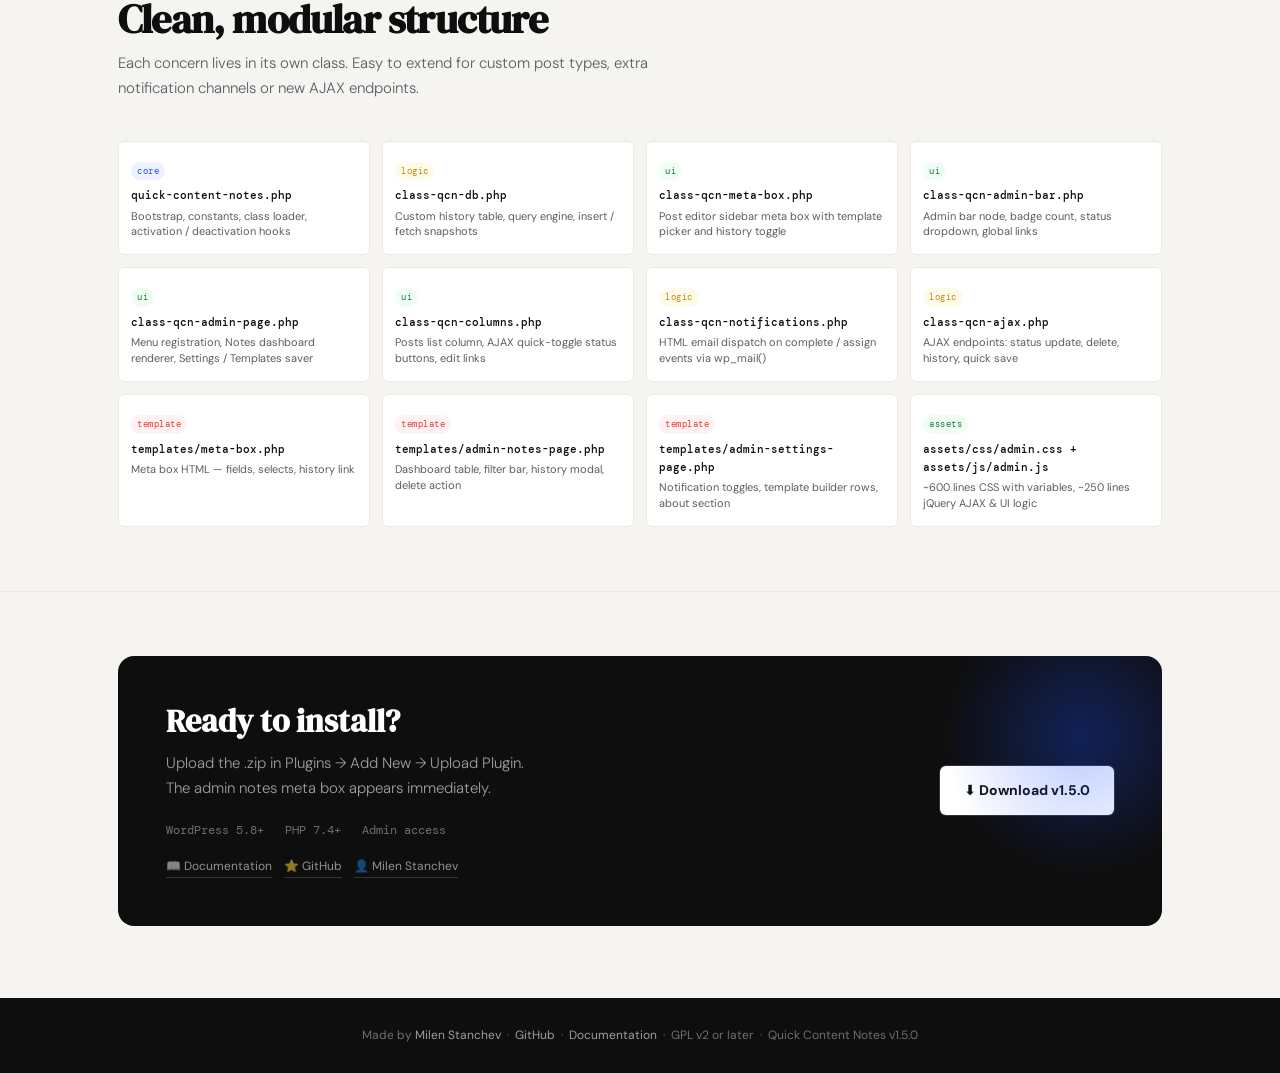
<file: Quick-Content-Notes–Preview.html>
<!DOCTYPE html>
<html lang="en">
<head>
    <meta charset="UTF-8">
    <meta name="viewport" content="width=device-width, initial-scale=1.0">
    <meta name="robots" content="noindex, follow">
    <title>Quick Content Notes v1.5 – Plugin Preview</title>
    <link rel="preconnect" href="https://fonts.googleapis.com">
    <link rel="preconnect" href="https://fonts.gstatic.com" crossorigin>
    <link href="https://fonts.googleapis.com/css2?family=DM+Serif+Display:ital@0;1&family=DM+Mono:wght@400;500&family=DM+Sans:ital,opsz,wght@0,9..40,300;0,9..40,500;0,9..40,700;1,9..40,300&display=swap" rel="stylesheet">

    <style>
        /* ── Reset & Tokens ─────────────────────────────────────────────── */
        *, *::before, *::after { box-sizing: border-box; margin: 0; padding: 0; }

        :root {
            --ink:     #0e0e0f;
            --ink-2:   #2c2c30;
            --ink-3:   #5c5c66;
            --ink-4:   #9898a4;
            --paper:   #f5f4f0;
            --paper-2: #eceae3;
            --white:   #ffffff;

            --accent:  #1a4fff;
            --accent-2:#e8edff;

            --red:     #e53935;
            --red-bg:  #fff1f0;
            --yellow:  #c9870a;
            --yellow-bg:#fffbeb;
            --green:   #1a7a3f;
            --green-bg:#edfaf2;
            --blue:    #1a4fff;
            --blue-bg: #eef2ff;

            --r-sm: 6px;
            --r-md: 10px;
            --r-lg: 16px;

            --shadow-sm: 0 1px 4px rgba(0,0,0,.07), 0 0 0 1px rgba(0,0,0,.04);
            --shadow-md: 0 4px 20px rgba(0,0,0,.1), 0 0 0 1px rgba(0,0,0,.04);
            --shadow-lg: 0 12px 48px rgba(0,0,0,.14), 0 0 0 1px rgba(0,0,0,.06);

            --font-display: 'DM Serif Display', Georgia, serif;
            --font-body:    'DM Sans', system-ui, sans-serif;
            --font-mono:    'DM Mono', 'Courier New', monospace;
        }

        html { scroll-behavior: smooth; }

        body {
            font-family: var(--font-body);
            background: var(--paper);
            color: var(--ink);
            line-height: 1.65;
            -webkit-font-smoothing: antialiased;
        }

        /* ── Utility ────────────────────────────────────────────────────── */
        .container { max-width: 1100px; margin: 0 auto; padding: 0 28px; }
        .mono { font-family: var(--font-mono); }

        /* ── Hero ───────────────────────────────────────────────────────── */
        .hero {
            background: var(--ink);
            color: var(--white);
            padding: 80px 28px 72px;
            position: relative;
            overflow: hidden;
        }

        .hero::before {
            content: "";
            position: absolute;
            inset: 0;
            background:
                radial-gradient(ellipse 60% 80% at 80% -10%, rgba(26,79,255,.35) 0%, transparent 70%),
                radial-gradient(ellipse 40% 60% at -5% 100%, rgba(26,79,255,.18) 0%, transparent 60%);
            pointer-events: none;
        }

        .hero::after {
            content: "";
            position: absolute;
            inset: 0;
            background-image:
                repeating-linear-gradient(0deg, transparent, transparent 39px, rgba(255,255,255,.03) 39px, rgba(255,255,255,.03) 40px),
                repeating-linear-gradient(90deg, transparent, transparent 39px, rgba(255,255,255,.03) 39px, rgba(255,255,255,.03) 40px);
            pointer-events: none;
        }

        .hero-inner {
            position: relative;
            z-index: 1;
            max-width: 1100px;
            margin: 0 auto;
        }

        .hero-eyebrow {
            display: inline-flex;
            align-items: center;
            gap: 8px;
            font-family: var(--font-mono);
            font-size: 11px;
            letter-spacing: .12em;
            text-transform: uppercase;
            color: rgba(255,255,255,.5);
            margin-bottom: 28px;
        }

        .hero-eyebrow span {
            display: inline-block;
            width: 24px;
            height: 1px;
            background: rgba(255,255,255,.3);
        }

        .hero h1 {
            font-family: var(--font-display);
            font-size: clamp(38px, 6vw, 72px);
            line-height: 1.05;
            letter-spacing: -.02em;
            margin-bottom: 24px;
            max-width: 760px;
        }

        .hero h1 em {
            font-style: italic;
            color: rgba(255,255,255,.55);
        }

        .hero-sub {
            font-size: 17px;
            color: rgba(255,255,255,.6);
            max-width: 520px;
            margin-bottom: 36px;
            font-weight: 300;
            line-height: 1.7;
        }

        .hero-badges {
            display: flex;
            gap: 10px;
            flex-wrap: wrap;
        }

        .badge {
            display: inline-flex;
            align-items: center;
            gap: 5px;
            padding: 5px 12px;
            border-radius: 100px;
            font-size: 12px;
            font-weight: 500;
            letter-spacing: .01em;
        }

        .badge-outline {
            border: 1px solid rgba(255,255,255,.2);
            color: rgba(255,255,255,.8);
        }

        .badge-filled {
            background: var(--accent);
            color: #fff;
        }

        .badge-green {
            background: rgba(26,122,63,.3);
            border: 1px solid rgba(26,122,63,.5);
            color: #4ade80;
        }

        /* ── Section Wrapper ────────────────────────────────────────────── */
        .section {
            padding: 64px 28px;
            border-bottom: 1px solid var(--paper-2);
        }

        .section-label {
            display: inline-flex;
            align-items: center;
            gap: 8px;
            font-family: var(--font-mono);
            font-size: 10.5px;
            letter-spacing: .12em;
            text-transform: uppercase;
            color: var(--accent);
            margin-bottom: 14px;
        }

        .section-label::before {
            content: "";
            display: inline-block;
            width: 18px;
            height: 1px;
            background: var(--accent);
        }

        .section-title {
            font-family: var(--font-display);
            font-size: clamp(26px, 3.5vw, 40px);
            line-height: 1.1;
            letter-spacing: -.02em;
            color: var(--ink);
            margin-bottom: 10px;
        }

        .section-desc {
            font-size: 15px;
            color: var(--ink-3);
            max-width: 560px;
            margin-bottom: 40px;
            font-weight: 300;
        }

        /* ── Feature Grid ───────────────────────────────────────────────── */
        .features-grid {
            display: grid;
            grid-template-columns: repeat(3, 1fr);
            gap: 1px;
            background: var(--paper-2);
            border: 1px solid var(--paper-2);
            border-radius: var(--r-lg);
            overflow: hidden;
        }

        .feature-item {
            background: var(--white);
            padding: 28px 26px;
            transition: background .2s;
            position: relative;
        }

        .feature-item:hover { background: #fafaf8; }

        .feature-item.new-badge::after {
            content: "NEW";
            position: absolute;
            top: 18px;
            right: 18px;
            background: var(--accent);
            color: #fff;
            font-family: var(--font-mono);
            font-size: 9px;
            letter-spacing: .1em;
            padding: 2px 7px;
            border-radius: 100px;
        }

        .feature-icon {
            font-size: 22px;
            margin-bottom: 12px;
            display: block;
        }

        .feature-item h3 {
            font-size: 14px;
            font-weight: 700;
            color: var(--ink);
            margin-bottom: 6px;
            letter-spacing: -.01em;
        }

        .feature-item p {
            font-size: 13px;
            color: var(--ink-3);
            line-height: 1.55;
        }

        /* ── Colour Palette Row ─────────────────────────────────────────── */
        .palette-row {
            display: grid;
            grid-template-columns: repeat(5, 1fr);
            gap: 10px;
        }

        .palette-swatch {
            border-radius: var(--r-md);
            padding: 16px 14px;
            font-size: 13px;
            font-weight: 500;
            border-left: 4px solid transparent;
            position: relative;
            overflow: hidden;
        }

        .palette-swatch::before {
            content: "";
            position: absolute;
            inset: 0;
            opacity: .06;
            background: currentColor;
        }

        .swatch-default { background: #f0f0f1; border-color: #2271b1; color: #2271b1; }
        .swatch-red     { background: var(--red-bg); border-color: var(--red); color: var(--red); }
        .swatch-yellow  { background: var(--yellow-bg); border-color: var(--yellow); color: var(--yellow); }
        .swatch-green   { background: var(--green-bg); border-color: var(--green); color: var(--green); }
        .swatch-blue    { background: var(--blue-bg); border-color: var(--blue); color: var(--blue); }

        .swatch-label { font-size: 11px; opacity: .7; margin-top: 4px; display: block; font-weight: 400; }

        /* ── Admin Bar Mockup ───────────────────────────────────────────── */
        .adminbar-mockup {
            background: #1d2327;
            border-radius: var(--r-md);
            overflow: visible;
            position: relative;
            box-shadow: var(--shadow-lg);
        }

        .ab-bar {
            background: #1d2327;
            height: 32px;
            display: flex;
            align-items: center;
            padding: 0 16px;
            gap: 0;
            border-radius: var(--r-md) var(--r-md) 0 0;
        }

        .ab-logo {
            width: 20px;
            height: 20px;
            background: #3c8dbc;
            border-radius: 2px;
            margin-right: 12px;
            flex-shrink: 0;
            display: grid;
            place-items: center;
            font-size: 11px;
        }

        .ab-items {
            display: flex;
            align-items: center;
            gap: 0;
            flex: 1;
        }

        .ab-item {
            height: 32px;
            display: flex;
            align-items: center;
            padding: 0 14px;
            font-size: 12px;
            color: rgba(255,255,255,.7);
            cursor: default;
            white-space: nowrap;
        }

        .ab-item.active {
            background: rgba(255,255,255,.07);
            color: #fff;
        }

        .ab-item.qcn-item {
            background: rgba(26,79,255,.25);
            color: #93b4ff;
            position: relative;
        }

        .ab-badge {
            background: var(--red);
            color: #fff;
            font-size: 9px;
            font-weight: 700;
            padding: 1px 5px;
            border-radius: 10px;
            margin-left: 5px;
        }

        /* Dropdown */
        .ab-dropdown {
            position: absolute;
            top: 32px;
            left: 0;
            background: #23282d;
            min-width: 240px;
            border-radius: 0 0 var(--r-sm) var(--r-sm);
            box-shadow: 0 8px 24px rgba(0,0,0,.4);
            z-index: 10;
            overflow: hidden;
        }

        .ab-drop-preview {
            padding: 12px 14px;
            border-bottom: 1px solid rgba(255,255,255,.06);
        }

        .ab-drop-preview p {
            font-size: 11px;
            color: rgba(255,255,255,.5);
            line-height: 1.5;
        }

        .ab-dot {
            display: inline-block;
            width: 8px;
            height: 8px;
            border-radius: 50%;
            margin-right: 5px;
            vertical-align: middle;
        }

        .ab-drop-section-label {
            padding: 8px 14px 3px;
            font-size: 9px;
            text-transform: uppercase;
            letter-spacing: .12em;
            color: rgba(255,255,255,.3);
            font-family: var(--font-mono);
        }

        .ab-drop-item {
            padding: 8px 14px;
            font-size: 12px;
            color: rgba(255,255,255,.7);
            display: flex;
            align-items: center;
            gap: 8px;
            cursor: pointer;
            transition: background .15s;
        }

        .ab-drop-item:hover { background: rgba(255,255,255,.06); color: #fff; }
        .ab-drop-item.current { color: #fff; font-weight: 600; background: rgba(26,79,255,.2); }
        .ab-drop-item .di { font-size: 13px; }

        .ab-drop-sep { height: 1px; background: rgba(255,255,255,.06); margin: 4px 0; }

        .ab-drop-link { color: #7ca4f4; text-decoration: none; }
        .ab-drop-link:hover { color: #93b4ff; }

        /* Browser chrome */
        .browser-chrome {
            background: #2c3035;
            height: 36px;
            display: flex;
            align-items: center;
            padding: 0 14px;
            gap: 6px;
            border-radius: var(--r-md) var(--r-md) 0 0;
        }

        .bc-dot { width: 10px; height: 10px; border-radius: 50%; }
        .bc-red    { background: #ff5f57; }
        .bc-yellow { background: #ffbd2e; }
        .bc-green  { background: #28c840; }

        .bc-url {
            margin: 0 auto;
            background: rgba(255,255,255,.07);
            color: rgba(255,255,255,.4);
            font-size: 11px;
            padding: 3px 14px;
            border-radius: 20px;
            font-family: var(--font-mono);
        }

        /* ── Meta Box Mockup ────────────────────────────────────────────── */
        .metabox-card {
            background: var(--white);
            border: 1px solid #dcdcdc;
            border-radius: var(--r-sm);
            max-width: 290px;
            box-shadow: var(--shadow-md);
        }

        .mb-header {
            background: #f6f7f7;
            padding: 10px 14px;
            border-bottom: 1px solid #dcdcdc;
            font-size: 13px;
            font-weight: 600;
            color: #1d2327;
            display: flex;
            align-items: center;
            justify-content: space-between;
        }

        .mb-body { padding: 13px; }

        .mb-tpl {
            display: flex;
            gap: 6px;
            margin-bottom: 10px;
        }

        .mb-tpl select {
            flex: 1;
            font-size: 11px;
            padding: 4px 6px;
            border: 1px solid #c3c4c7;
            border-radius: 3px;
            color: #646970;
            background: #fff;
        }

        .mb-textarea {
            width: 100%;
            height: 90px;
            font-size: 12px;
            padding: 8px;
            border: 1px solid #8c8f94;
            border-radius: 3px;
            resize: none;
            font-family: var(--font-mono);
            color: #2c3338;
            background: #fff;
            border-left: 3px solid #dc3232;
            line-height: 1.5;
        }

        .mb-row {
            display: grid;
            grid-template-columns: 1fr 1fr;
            gap: 6px;
            margin-top: 8px;
        }

        .mb-field label {
            display: block;
            font-size: 11px;
            font-weight: 600;
            color: #1d2327;
            margin-bottom: 3px;
        }

        .mb-field select {
            width: 100%;
            font-size: 11px;
            padding: 4px 5px;
            border: 1px solid #c3c4c7;
            border-radius: 3px;
        }

        .mb-assign { margin-top: 8px; }
        .mb-assign label { font-size: 11px; font-weight: 600; color: #1d2327; display: block; margin-bottom: 3px; }
        .mb-assign select { width: 100%; font-size: 11px; padding: 4px 5px; border: 1px solid #c3c4c7; border-radius: 3px; }

        .mb-history-link {
            margin-top: 10px;
            padding-top: 8px;
            border-top: 1px solid #e0e0e0;
            font-size: 11px;
            color: #2271b1;
            cursor: pointer;
            display: flex;
            align-items: center;
            gap: 5px;
        }

        /* ── Posts List Mockup ──────────────────────────────────────────── */
        .table-mockup {
            background: var(--white);
            border: 1px solid #dcdcdc;
            border-radius: var(--r-md);
            overflow: hidden;
            box-shadow: var(--shadow-md);
        }

        .tm-header {
            background: #f6f7f7;
            padding: 10px 0;
        }

        .tm-header-row, .tm-row {
            display: grid;
            grid-template-columns: 2fr 3fr 140px 130px 80px;
            padding: 0 16px;
            align-items: center;
        }

        .tm-header-row {
            font-size: 12px;
            font-weight: 700;
            color: #1d2327;
            padding-bottom: 4px;
        }

        .tm-row {
            padding-top: 12px;
            padding-bottom: 12px;
            border-top: 1px solid #f0f0f0;
            font-size: 12px;
            color: #2c3338;
            transition: background .15s;
        }

        .tm-row:hover { background: #fafafa; }

        .tm-title { font-weight: 600; color: #2271b1; line-height: 1.3; }
        .tm-type {
            display: inline-block;
            font-size: 10px;
            background: #f0f0f1;
            border-radius: 3px;
            padding: 1px 5px;
            color: #646970;
            margin-top: 2px;
        }

        .note-cell { padding-right: 12px; }

        .note-pill {
            padding: 6px 9px;
            border-radius: 4px;
            font-size: 11px;
            line-height: 1.4;
            border-left: 3px solid transparent;
        }

        .np-red    { background: var(--red-bg);    border-color: var(--red); }
        .np-yellow { background: var(--yellow-bg); border-color: var(--yellow); }
        .np-green  { background: var(--green-bg);  border-color: var(--green); }
        .np-blue   { background: var(--blue-bg);   border-color: var(--blue); }
        .np-done   { opacity: .5; text-decoration: line-through; }

        /* Quick status buttons */
        .status-btns { display: flex; gap: 3px; align-items: center; }

        .s-btn {
            width: 24px;
            height: 24px;
            border: 1px solid #c3c4c7;
            border-radius: 4px;
            background: #f6f7f7;
            cursor: pointer;
            display: grid;
            place-items: center;
            font-size: 12px;
            transition: all .15s;
        }

        .s-btn:hover { background: #e0e0e0; transform: scale(1.1); }
        .s-btn.on { background: #2271b1; border-color: #135e96; box-shadow: 0 0 0 1px #135e96; }

        .avatar-chip {
            display: flex;
            align-items: center;
            gap: 5px;
            font-size: 11px;
            color: #646970;
        }

        .avatar-circle {
            width: 20px;
            height: 20px;
            border-radius: 50%;
            display: grid;
            place-items: center;
            font-size: 9px;
            font-weight: 700;
            color: #fff;
            flex-shrink: 0;
        }

        /* ── Dashboard Mockup ───────────────────────────────────────────── */
        .dashboard-mockup {
            background: #f0f0f1;
            border-radius: var(--r-lg);
            overflow: hidden;
            box-shadow: var(--shadow-lg);
        }

        .dash-sidebar {
            width: 160px;
            background: #1d2327;
            padding: 16px 0;
            flex-shrink: 0;
        }

        .dash-menu-item {
            padding: 7px 14px;
            font-size: 12px;
            color: rgba(255,255,255,.65);
            cursor: default;
            display: flex;
            align-items: center;
            gap: 8px;
        }

        .dash-menu-item.active {
            background: rgba(255,255,255,.07);
            color: #fff;
            border-left: 2px solid var(--accent);
            padding-left: 12px;
        }

        .dash-body { flex: 1; background: #f0f0f1; padding: 20px; min-height: 400px; }

        .dash-topbar {
            background: #23282d;
            height: 36px;
            display: flex;
            align-items: center;
            padding: 0 16px;
            gap: 12px;
        }

        .dash-layout { display: flex; }

        .dash-filter-bar {
            background: var(--white);
            border: 1px solid #dcdcdc;
            border-radius: var(--r-sm);
            padding: 10px 14px;
            display: flex;
            gap: 8px;
            align-items: center;
            margin-bottom: 14px;
            flex-wrap: wrap;
        }

        .dash-search {
            padding: 5px 10px;
            border: 1px solid #c3c4c7;
            border-radius: 4px;
            font-size: 12px;
            color: #646970;
            background: #f6f7f7;
            min-width: 150px;
        }

        .dash-select {
            padding: 5px 8px;
            border: 1px solid #c3c4c7;
            border-radius: 4px;
            font-size: 11px;
            color: #646970;
            background: #f6f7f7;
        }

        .dash-btn {
            padding: 5px 12px;
            background: var(--accent);
            color: #fff;
            border: none;
            border-radius: 4px;
            font-size: 11px;
            font-weight: 600;
            cursor: pointer;
        }

        .dash-count {
            margin-left: auto;
            font-size: 11px;
            color: #646970;
        }

        .dash-table {
            background: var(--white);
            border: 1px solid #dcdcdc;
            border-radius: var(--r-sm);
            overflow: hidden;
        }

        .dt-head { background: #f6f7f7; padding: 8px 14px; display: grid; grid-template-columns: 2fr 3fr 100px 120px 90px; gap: 8px; font-size: 11px; font-weight: 700; color: #1d2327; border-bottom: 1px solid #dcdcdc; }
        .dt-row  { padding: 10px 14px; display: grid; grid-template-columns: 2fr 3fr 100px 120px 90px; gap: 8px; align-items: center; border-bottom: 1px solid #f0f0f0; font-size: 11px; }
        .dt-row:last-child { border-bottom: none; }
        .dt-row:hover { background: #fafafa; }

        .dt-title { font-weight: 600; color: #2271b1; }
        .dt-type  { font-size: 10px; color: #999; }

        /* ── Settings Mockup ────────────────────────────────────────────── */
        .settings-split {
            display: grid;
            grid-template-columns: 1fr 1fr;
            gap: 20px;
        }

        .settings-card {
            background: var(--white);
            border: 1px solid #dcdcdc;
            border-radius: var(--r-md);
            padding: 24px;
            box-shadow: var(--shadow-sm);
        }

        .sc-title {
            font-size: 14px;
            font-weight: 700;
            color: var(--ink);
            margin-bottom: 18px;
            padding-bottom: 10px;
            border-bottom: 2px solid var(--paper-2);
            display: flex;
            align-items: center;
            gap: 8px;
        }

        .sc-row {
            display: flex;
            align-items: center;
            justify-content: space-between;
            padding: 8px 0;
            border-bottom: 1px solid #f0f0f0;
        }

        .sc-label { font-size: 13px; color: var(--ink-2); }
        .sc-desc  { font-size: 11px; color: var(--ink-4); margin-top: 2px; }

        /* Toggle */
        .toggle { position: relative; width: 36px; height: 20px; flex-shrink: 0; }
        .toggle-track { position: absolute; inset: 0; border-radius: 20px; transition: background .2s; }
        .toggle-track.on  { background: var(--accent); }
        .toggle-track.off { background: #c3c4c7; }
        .toggle-thumb {
            position: absolute;
            width: 14px; height: 14px;
            background: #fff;
            border-radius: 50%;
            top: 3px;
            transition: left .2s;
            box-shadow: 0 1px 3px rgba(0,0,0,.2);
        }
        .toggle-track.on  .toggle-thumb { left: 19px; }
        .toggle-track.off .toggle-thumb { left: 3px; }

        /* Template rows */
        .tpl-row {
            border: 1px solid #e0e0e0;
            border-radius: var(--r-sm);
            padding: 10px 12px;
            margin-bottom: 8px;
            background: #fafafa;
        }

        .tpl-top { display: flex; align-items: center; gap: 8px; margin-bottom: 6px; }
        .tpl-name { font-size: 12px; font-weight: 600; color: var(--ink); flex: 1; }
        .tpl-color-dot { width: 10px; height: 10px; border-radius: 50%; flex-shrink: 0; }
        .tpl-content { font-size: 11px; color: var(--ink-3); font-family: var(--font-mono); line-height: 1.5; }

        /* ── History Mockup ─────────────────────────────────────────────── */
        .history-modal {
            background: var(--white);
            border: 1px solid #dcdcdc;
            border-radius: var(--r-md);
            padding: 20px 22px;
            box-shadow: var(--shadow-lg);
            max-width: 420px;
        }

        .hm-title { font-size: 14px; font-weight: 700; margin-bottom: 14px; padding-bottom: 10px; border-bottom: 1px solid #f0f0f0; display: flex; justify-content: space-between; }
        .hm-close { color: #999; cursor: pointer; }

        .hist-item {
            padding: 10px;
            border-radius: var(--r-sm);
            margin-bottom: 6px;
            font-size: 12px;
            line-height: 1.5;
        }

        .hist-meta { font-size: 10px; color: var(--ink-4); margin-bottom: 4px; display: flex; gap: 6px; align-items: center; flex-wrap: wrap; }
        .hist-meta .hm-user { font-weight: 600; color: var(--ink-3); }
        .hist-meta .hm-status { background: var(--paper-2); padding: 1px 6px; border-radius: 10px; }
        .hist-text { color: var(--ink-2); }

        /* ── Architecture Map ────────────────────────────────────────────── */
        .arch-grid {
            display: grid;
            grid-template-columns: repeat(4, 1fr);
            gap: 12px;
        }

        .arch-file {
            background: var(--white);
            border: 1px solid var(--paper-2);
            border-radius: var(--r-sm);
            padding: 14px 12px;
            transition: box-shadow .2s, border-color .2s;
        }

        .arch-file:hover { box-shadow: var(--shadow-md); border-color: #c3c4c7; }

        .arch-file-name {
            font-family: var(--font-mono);
            font-size: 11px;
            font-weight: 500;
            color: var(--ink);
            margin-bottom: 4px;
        }

        .arch-file-desc { font-size: 11px; color: var(--ink-3); line-height: 1.45; }

        .arch-file-tag {
            display: inline-block;
            font-size: 9px;
            font-family: var(--font-mono);
            letter-spacing: .06em;
            padding: 2px 6px;
            border-radius: 100px;
            margin-bottom: 6px;
        }

        .tag-core     { background: #eef2ff; color: var(--accent); }
        .tag-ui       { background: #f0fdf4; color: var(--green); }
        .tag-logic    { background: #fffbeb; color: var(--yellow); }
        .tag-template { background: #fef2f2; color: var(--red); }

        /* ── Install Card ────────────────────────────────────────────────── */
        .install-card {
            background: var(--ink);
            color: var(--white);
            border-radius: var(--r-lg);
            padding: 48px;
            display: grid;
            grid-template-columns: 1fr auto;
            gap: 32px;
            align-items: center;
            position: relative;
            overflow: hidden;
        }

        .install-card::before {
            content: "";
            position: absolute;
            right: -60px;
            top: -60px;
            width: 280px;
            height: 280px;
            border-radius: 50%;
            background: radial-gradient(circle, rgba(26,79,255,.3) 0%, transparent 70%);
            pointer-events: none;
        }

        .install-card h2 {
            font-family: var(--font-display);
            font-size: 32px;
            line-height: 1.1;
            margin-bottom: 12px;
        }

        .install-card p { color: rgba(255,255,255,.6); font-size: 15px; margin-bottom: 20px; font-weight: 300; }

        .install-reqs { font-size: 12px; color: rgba(255,255,255,.4); font-family: var(--font-mono); }
        .install-reqs span { margin-right: 14px; }

        .install-cta {
            display: inline-flex;
            align-items: center;
            gap: 8px;
            background: var(--white);
            color: var(--ink);
            padding: 13px 24px;
            border-radius: var(--r-sm);
            font-size: 14px;
            font-weight: 700;
            text-decoration: none;
            white-space: nowrap;
            box-shadow: 0 0 0 1px rgba(255,255,255,.15);
            transition: transform .15s, box-shadow .15s;
        }

        .install-cta:hover { transform: translateY(-2px); box-shadow: 0 8px 24px rgba(0,0,0,.4); }

        .install-links { display: flex; gap: 12px; flex-wrap: wrap; margin-top: 16px; }
        .install-link { color: rgba(255,255,255,.55); font-size: 12px; text-decoration: none; border-bottom: 1px solid rgba(255,255,255,.15); transition: color .15s; }
        .install-link:hover { color: rgba(255,255,255,.9); }

        /* ── Footer ─────────────────────────────────────────────────────── */
        .footer {
            background: var(--ink);
            color: rgba(255,255,255,.4);
            padding: 28px;
            text-align: center;
            font-size: 12px;
        }

        .footer a { color: rgba(255,255,255,.6); text-decoration: none; }
        .footer a:hover { color: #fff; }

        /* ── Responsive ─────────────────────────────────────────────────── */
        @media (max-width: 900px) {
            .features-grid { grid-template-columns: repeat(2, 1fr); }
            .palette-row { grid-template-columns: repeat(3, 1fr); }
            .arch-grid { grid-template-columns: repeat(2, 1fr); }
            .settings-split { grid-template-columns: 1fr; }
            .install-card { grid-template-columns: 1fr; }
            .tm-header-row, .tm-row { grid-template-columns: 2fr 3fr 130px; }
            .tm-header-row > *:nth-child(4), .tm-header-row > *:nth-child(5),
            .tm-row > *:nth-child(4), .tm-row > *:nth-child(5) { display: none; }
        }

        @media (max-width: 600px) {
            .features-grid { grid-template-columns: 1fr; }
            .palette-row { grid-template-columns: 1fr 1fr; }
            .arch-grid { grid-template-columns: 1fr; }
            .hero h1 { font-size: 36px; }
        }

        /* ── Animations ─────────────────────────────────────────────────── */
        @keyframes fadeUp {
            from { opacity: 0; transform: translateY(16px); }
            to   { opacity: 1; transform: translateY(0); }
        }

        .hero-inner > * {
            animation: fadeUp .6s ease both;
        }

        .hero-inner > *:nth-child(1) { animation-delay: .05s; }
        .hero-inner > *:nth-child(2) { animation-delay: .15s; }
        .hero-inner > *:nth-child(3) { animation-delay: .25s; }
        .hero-inner > *:nth-child(4) { animation-delay: .35s; }
    </style>
</head>
<body>

<!-- ══════════════════════════════════════════════════════════════════
     HERO
══════════════════════════════════════════════════════════════════ -->
<header class="hero">
    <div class="hero-inner container">
        <div class="hero-eyebrow">
            <span></span>
            WordPress Plugin · Open Source
        </div>
        <h1>Quick Content Notes<br><em>for WordPress teams</em></h1>
        <p class="hero-sub">Admin-only notes with admin bar integration, version history, search, email notifications, templates and multi-user assignments.</p>
        <div class="hero-badges">
            <span class="badge badge-filled">v1.5.0</span>
            <span class="badge badge-outline">WordPress 5.8+</span>
            <span class="badge badge-outline">PHP 7.4+</span>
            <span class="badge badge-green">✓ Admin Only</span>
            <span class="badge badge-outline">GPL v2</span>
        </div>
    </div>
</header>

<!-- ══════════════════════════════════════════════════════════════════
     FEATURES
══════════════════════════════════════════════════════════════════ -->
<section class="section">
    <div class="container">
        <div class="section-label">What's included</div>
        <h2 class="section-title">Everything your team needs</h2>
        <p class="section-desc">Built for editorial teams who need tight coordination without leaving WordPress.</p>

        <div class="features-grid">
            <div class="feature-item">
                <span class="feature-icon">🔒</span>
                <h3>Admin-Only Visibility</h3>
                <p>Notes are stored as private post meta and never rendered on the front end. Invisible to all non-admin users.</p>
            </div>
            <div class="feature-item">
                <span class="feature-icon">🎨</span>
                <h3>5-Level Colour Coding</h3>
                <p>Default, Important, Idea, Review and Info — each with a distinct palette to signal priority at a glance.</p>
            </div>
            <div class="feature-item new-badge">
                <span class="feature-icon">📊</span>
                <h3>Admin Bar Integration</h3>
                <p>See a live badge of open notes and change status without leaving any page, directly from the top bar.</p>
            </div>
            <div class="feature-item new-badge">
                <span class="feature-icon">🔍</span>
                <h3>Search & Filter</h3>
                <p>Full-text search across all notes with filters for priority, status and assigned user from the Notes dashboard.</p>
            </div>
            <div class="feature-item new-badge">
                <span class="feature-icon">🕐</span>
                <h3>Version History</h3>
                <p>Every save creates a timestamped snapshot. Browse the full edit trail directly inside the meta box or dashboard.</p>
            </div>
            <div class="feature-item new-badge">
                <span class="feature-icon">📧</span>
                <h3>Email Notifications</h3>
                <p>Master toggle plus per-event controls: get notified when a note is completed or assigned to you.</p>
            </div>
            <div class="feature-item new-badge">
                <span class="feature-icon">⚡</span>
                <h3>Quick Status Toggle</h3>
                <p>Three emoji buttons in the posts list column change status via AJAX — no page reload needed.</p>
            </div>
            <div class="feature-item new-badge">
                <span class="feature-icon">📄</span>
                <h3>Note Templates</h3>
                <p>Create reusable note starters (e.g. "SEO Checklist", "Needs Review") and load them with one click.</p>
            </div>
            <div class="feature-item new-badge">
                <span class="feature-icon">👥</span>
                <h3>Multi-User Assignment</h3>
                <p>Assign any note to an admin or editor. The assignee sees their avatar in the dashboard and gets email alerts.</p>
            </div>
        </div>
    </div>
</section>

<!-- ══════════════════════════════════════════════════════════════════
     ADMIN BAR
══════════════════════════════════════════════════════════════════ -->
<section class="section" style="background: var(--ink-2);">
    <div class="container">
        <div class="section-label" style="color: #7ca4f4;">New in v1.5</div>
        <h2 class="section-title" style="color: #fff;">Admin Bar integration</h2>
        <p class="section-desc" style="color: rgba(255,255,255,.5);">A live badge shows open notes. Click to reveal a dropdown with the current post's note, quick status buttons and global links.</p>

        <div class="adminbar-mockup">
            <!-- Browser chrome -->
            <div class="browser-chrome">
                <div class="bc-dot bc-red"></div>
                <div class="bc-dot bc-yellow"></div>
                <div class="bc-dot bc-green"></div>
                <div class="bc-url">yoursite.com/wp-admin/post.php?post=42&action=edit</div>
            </div>

            <!-- Admin bar -->
            <div class="ab-bar">
                <div class="ab-logo">W</div>
                <div class="ab-items">
                    <div class="ab-item">🏠 YourSite</div>
                    <div class="ab-item">+</div>
                    <div class="ab-item active">Edit Post</div>
                    <div class="ab-item qcn-item" style="position:relative;">
                        📝 Notes <span class="ab-badge">3</span>

                        <!-- Dropdown -->
                        <div class="ab-dropdown">
                            <div class="ab-drop-preview">
                                <p><span class="ab-dot" style="background:#dc3232;"></span>
                                <strong style="color:rgba(255,255,255,.75);">Review needed:</strong> Check facts in paragraph 3, update statistics…</p>
                            </div>

                            <div class="ab-drop-section-label">Change Status</div>
                            <div class="ab-drop-item current"><span class="di">📌</span> Active</div>
                            <div class="ab-drop-item"><span class="di">🔄</span> In Progress</div>
                            <div class="ab-drop-item"><span class="di">✅</span> Completed</div>

                            <div class="ab-drop-sep"></div>
                            <div class="ab-drop-item"><span class="di">✏️</span> Edit Note</div>
                            <div class="ab-drop-sep"></div>
                            <div class="ab-drop-item"><span class="di">📋</span> <a href="#" class="ab-drop-link">All Notes</a></div>
                            <div class="ab-drop-item"><span class="di">⚙️</span> <a href="#" class="ab-drop-link">Settings</a></div>
                        </div>
                    </div>
                    <div class="ab-item" style="margin-left:auto;color:rgba(255,255,255,.4);">admin ▾</div>
                </div>
            </div>

            <!-- Page content hint -->
            <div style="background:#f0f0f1; padding: 24px 20px; display:flex; gap:16px; align-items:flex-start;">
                <div style="flex:1; background:#fff; border:1px solid #ddd; border-radius:4px; padding:20px;">
                    <div style="height:12px; background:#e0e0e0; border-radius:2px; width:60%; margin-bottom:8px;"></div>
                    <div style="height:8px; background:#f0f0f0; border-radius:2px; width:90%; margin-bottom:6px;"></div>
                    <div style="height:8px; background:#f0f0f0; border-radius:2px; width:75%;"></div>
                </div>
                <!-- Meta box -->
                <div class="metabox-card" style="flex-shrink:0;">
                    <div class="mb-header">
                        <span>📝 Admin Notes</span>
                        <span style="font-size:10px;color:#999;">Private</span>
                    </div>
                    <div class="mb-body">
                        <div class="mb-tpl">
                            <select><option>— Load template —</option><option>Needs Review</option><option>SEO Checklist</option></select>
                        </div>
                        <textarea class="mb-textarea" readonly>**Review needed**: Check facts in paragraph 3.

- Update statistics
- Add source links</textarea>
                        <div class="mb-row">
                            <div class="mb-field">
                                <label>Priority:</label>
                                <select><option>🔴 Important</option></select>
                            </div>
                            <div class="mb-field">
                                <label>Status:</label>
                                <select><option>📌 Active</option></select>
                            </div>
                        </div>
                        <div class="mb-assign">
                            <label>Assign to:</label>
                            <select><option>👤 John Doe</option></select>
                        </div>
                        <div class="mb-history-link">🕐 View history (4)</div>
                    </div>
                </div>
            </div>
        </div>
    </div>
</section>

<!-- ══════════════════════════════════════════════════════════════════
     POSTS LIST
══════════════════════════════════════════════════════════════════ -->
<section class="section">
    <div class="container">
        <div class="section-label">Posts list column</div>
        <h2 class="section-title">Quick status toggle — no page reload</h2>
        <p class="section-desc">Three emoji buttons change note status via AJAX directly from the posts list. The note colour and strikethrough update instantly.</p>

        <div class="table-mockup">
            <div class="tm-header">
                <div class="tm-header-row">
                    <div>Title</div>
                    <div>📝 Admin Note</div>
                    <div>Quick Status</div>
                    <div>Assigned</div>
                    <div>Date</div>
                </div>
            </div>

            <!-- Row 1 -->
            <div class="tm-row">
                <div>
                    <div class="tm-title">Getting Started with WordPress</div>
                    <span class="tm-type">post</span>
                </div>
                <div class="note-cell">
                    <div class="note-pill np-red">
                        <strong>Review needed</strong> – Check facts in paragraph 3, update statistics and add source links
                    </div>
                </div>
                <div>
                    <div class="status-btns">
                        <div class="s-btn on" title="Active">📌</div>
                        <div class="s-btn" title="In Progress">🔄</div>
                        <div class="s-btn" title="Completed">✅</div>
                    </div>
                </div>
                <div>
                    <div class="avatar-chip">
                        <div class="avatar-circle" style="background:#2271b1;">JD</div>
                        John Doe
                    </div>
                </div>
                <div style="color:#646970;font-size:11px;">Feb 15</div>
            </div>

            <!-- Row 2 -->
            <div class="tm-row">
                <div>
                    <div class="tm-title">10 SEO Tips for 2025</div>
                    <span class="tm-type">post</span>
                </div>
                <div class="note-cell">
                    <div class="note-pill np-yellow">
                        💡 Add section about AI-powered SEO tools. Client mentioned interest.
                    </div>
                </div>
                <div>
                    <div class="status-btns">
                        <div class="s-btn" title="Active">📌</div>
                        <div class="s-btn on" title="In Progress">🔄</div>
                        <div class="s-btn" title="Completed">✅</div>
                    </div>
                </div>
                <div>
                    <div class="avatar-chip">
                        <div class="avatar-circle" style="background:#28a745;">JS</div>
                        Jane Smith
                    </div>
                </div>
                <div style="color:#646970;font-size:11px;">Feb 14</div>
            </div>

            <!-- Row 3 – completed -->
            <div class="tm-row">
                <div>
                    <div class="tm-title">Privacy Policy</div>
                    <span class="tm-type">page</span>
                </div>
                <div class="note-cell">
                    <div class="note-pill np-green np-done">
                        Updated GDPR compliance section per legal review
                    </div>
                </div>
                <div>
                    <div class="status-btns">
                        <div class="s-btn" title="Active">📌</div>
                        <div class="s-btn" title="In Progress">🔄</div>
                        <div class="s-btn on" title="Completed">✅</div>
                    </div>
                </div>
                <div>
                    <div class="avatar-chip">
                        <div class="avatar-circle" style="background:#dc3232;">AD</div>
                        Admin
                    </div>
                </div>
                <div style="color:#646970;font-size:11px;">Feb 10</div>
            </div>

            <!-- Row 4 -->
            <div class="tm-row">
                <div>
                    <div class="tm-title">Best Practices for Remote Work</div>
                    <span class="tm-type">post</span>
                </div>
                <div class="note-cell">
                    <div class="note-pill np-blue">
                        Reference: HBR remote work study. Schedule for next Monday.
                    </div>
                </div>
                <div>
                    <div class="status-btns">
                        <div class="s-btn on" title="Active">📌</div>
                        <div class="s-btn" title="In Progress">🔄</div>
                        <div class="s-btn" title="Completed">✅</div>
                    </div>
                </div>
                <div style="color:#a7aaad;font-size:11px;">—</div>
                <div style="color:#646970;font-size:11px;">Feb 13</div>
            </div>
        </div>
    </div>
</section>

<!-- ══════════════════════════════════════════════════════════════════
     DASHBOARD + HISTORY
══════════════════════════════════════════════════════════════════ -->
<section class="section" style="background: var(--paper-2);">
    <div class="container">
        <div class="section-label">Admin dashboard</div>
        <h2 class="section-title">Notes dashboard — search, filter &amp; history</h2>
        <p class="section-desc">A dedicated "Content Notes" page in the sidebar gives a bird's eye view of all notes with full-text search and version history on demand.</p>

        <div style="display:grid; grid-template-columns: 1fr 380px; gap:20px; align-items:start;">

            <!-- Dashboard mockup -->
            <div class="dashboard-mockup">
                <div class="dash-topbar">
                    <div style="width:8px;height:8px;border-radius:50%;background:#ff5f57;"></div>
                    <div style="width:8px;height:8px;border-radius:50%;background:#ffbd2e;"></div>
                    <div style="width:8px;height:8px;border-radius:50%;background:#28c840;"></div>
                </div>
                <div class="dash-layout">
                    <div class="dash-sidebar">
                        <div class="dash-menu-item">🏠 Dashboard</div>
                        <div class="dash-menu-item">📝 Posts</div>
                        <div class="dash-menu-item">📄 Pages</div>
                        <div style="height:1px;background:rgba(255,255,255,.06);margin:8px 0;"></div>
                        <div class="dash-menu-item active">📋 Content Notes</div>
                        <div class="dash-menu-item" style="padding-left:24px;font-size:11px;">All Notes</div>
                        <div class="dash-menu-item" style="padding-left:24px;font-size:11px;">Settings</div>
                        <div style="height:1px;background:rgba(255,255,255,.06);margin:8px 0;"></div>
                        <div class="dash-menu-item">⚙️ Settings</div>
                    </div>
                    <div class="dash-body">
                        <div style="font-size:16px;font-weight:700;color:#1d2327;margin-bottom:12px;">📋 Content Notes</div>

                        <div class="dash-filter-bar">
                            <input class="dash-search" type="text" value="review" readonly>
                            <select class="dash-select"><option>🔴 Important</option></select>
                            <select class="dash-select"><option>All statuses</option></select>
                            <select class="dash-select"><option>All assignees</option></select>
                            <button class="dash-btn">Filter</button>
                            <div class="dash-count">4 notes</div>
                        </div>

                        <div class="dash-table">
                            <div class="dt-head">
                                <div>Post</div>
                                <div>Note</div>
                                <div>Priority</div>
                                <div>Status</div>
                                <div>Actions</div>
                            </div>
                            <div class="dt-row">
                                <div>
                                    <div class="dt-title">Getting Started with WP</div>
                                    <div class="dt-type">post</div>
                                </div>
                                <div style="font-size:11px;color:#3c434a;"><strong>Review needed</strong> – Check facts in par 3, update stats…<br><span style="color:#2271b1;font-size:10px;cursor:pointer;">🕐 History</span></div>
                                <div><span style="background:#fef2f2;border-left:3px solid #dc3232;padding:2px 7px;border-radius:3px;font-size:10px;color:#dc3232;font-weight:600;">🔴 Important</span></div>
                                <div>
                                    <div style="display:flex;gap:3px;">
                                        <div class="s-btn on" style="width:20px;height:20px;font-size:11px;">📌</div>
                                        <div class="s-btn" style="width:20px;height:20px;font-size:11px;">🔄</div>
                                        <div class="s-btn" style="width:20px;height:20px;font-size:11px;">✅</div>
                                    </div>
                                </div>
                                <div style="display:flex;gap:4px;">
                                    <span style="font-size:10px;border:1px solid #c3c4c7;padding:2px 6px;border-radius:3px;cursor:pointer;">Edit</span>
                                    <span style="font-size:10px;border:1px solid #dc3232;color:#dc3232;padding:2px 6px;border-radius:3px;cursor:pointer;">Del</span>
                                </div>
                            </div>
                            <div class="dt-row">
                                <div>
                                    <div class="dt-title">Privacy Policy</div>
                                    <div class="dt-type">page</div>
                                </div>
                                <div style="font-size:11px;color:#9898a4;text-decoration:line-through;">Updated GDPR compliance section<br><span style="text-decoration:none;color:#2271b1;font-size:10px;cursor:pointer;">🕐 History</span></div>
                                <div><span style="background:#f0fdf4;border-left:3px solid #28a745;padding:2px 7px;border-radius:3px;font-size:10px;color:#1a7a3f;font-weight:600;">🟢 Review</span></div>
                                <div>
                                    <div style="display:flex;gap:3px;">
                                        <div class="s-btn" style="width:20px;height:20px;font-size:11px;">📌</div>
                                        <div class="s-btn" style="width:20px;height:20px;font-size:11px;">🔄</div>
                                        <div class="s-btn on" style="width:20px;height:20px;font-size:11px;">✅</div>
                                    </div>
                                </div>
                                <div style="display:flex;gap:4px;">
                                    <span style="font-size:10px;border:1px solid #c3c4c7;padding:2px 6px;border-radius:3px;cursor:pointer;">Edit</span>
                                    <span style="font-size:10px;border:1px solid #dc3232;color:#dc3232;padding:2px 6px;border-radius:3px;cursor:pointer;">Del</span>
                                </div>
                            </div>
                        </div>
                    </div>
                </div>
            </div>

            <!-- History modal -->
            <div>
                <div style="font-size:12px;color:var(--ink-3);margin-bottom:10px;font-family:var(--font-mono);">History modal — opened inline</div>
                <div class="history-modal">
                    <div class="hm-title">
                        <span>🕐 Note History</span>
                        <span class="hm-close">✕</span>
                    </div>
                    <div class="hist-item qcn-color-red" style="background:#fef2f2;border-left:3px solid #dc3232;">
                        <div class="hist-meta">
                            <span class="hm-user">John Doe</span>
                            <span>·</span>
                            <span>2 hours ago</span>
                            <span>·</span>
                            <span class="hm-status">📌 active</span>
                        </div>
                        <div class="hist-text"><strong>Review needed:</strong> Check facts in paragraph 3. Update statistics and add source links to all claims.</div>
                    </div>
                    <div class="hist-item" style="background:#f0f0f1;border-left:3px solid #2271b1;">
                        <div class="hist-meta">
                            <span class="hm-user">Admin</span>
                            <span>·</span>
                            <span>Yesterday</span>
                            <span>·</span>
                            <span class="hm-status">📌 active</span>
                        </div>
                        <div class="hist-text">Initial note: check sources before publishing.</div>
                    </div>
                    <div class="hist-item" style="background:#f0fdf4;border-left:3px solid #28a745;">
                        <div class="hist-meta">
                            <span class="hm-user">Jane Smith</span>
                            <span>·</span>
                            <span>3 days ago</span>
                            <span>·</span>
                            <span class="hm-status">✅ completed</span>
                        </div>
                        <div class="hist-text" style="text-decoration:line-through;opacity:.6;">Draft reviewed — ready to publish.</div>
                    </div>
                </div>
            </div>
        </div>
    </div>
</section>

<!-- ══════════════════════════════════════════════════════════════════
     SETTINGS
══════════════════════════════════════════════════════════════════ -->
<section class="section">
    <div class="container">
        <div class="section-label">Settings &amp; Templates</div>
        <h2 class="section-title">Email notifications &amp; reusable templates</h2>
        <p class="section-desc">Fine-grained email controls and a template builder that saves your team hours of repetitive typing.</p>

        <div class="settings-split">

            <!-- Email notifications card -->
            <div class="settings-card">
                <div class="sc-title">📧 Email Notifications</div>

                <div class="sc-row">
                    <div>
                        <div class="sc-label">Enable Notifications</div>
                        <div class="sc-desc">Master on/off switch</div>
                    </div>
                    <div class="toggle">
                        <div class="toggle-track on"><div class="toggle-thumb"></div></div>
                    </div>
                </div>

                <div class="sc-row" style="margin-top:10px;">
                    <div>
                        <div class="sc-label" style="font-size:12px;">Notification email</div>
                    </div>
                    <div style="font-family:var(--font-mono);font-size:11px;color:var(--ink-3);">admin@example.com</div>
                </div>

                <div class="sc-row">
                    <div>
                        <div class="sc-label">Notify on Completed</div>
                        <div class="sc-desc">Email when status → Completed</div>
                    </div>
                    <div class="toggle">
                        <div class="toggle-track on"><div class="toggle-thumb"></div></div>
                    </div>
                </div>

                <div class="sc-row">
                    <div>
                        <div class="sc-label">Notify on Assign</div>
                        <div class="sc-desc">Email the assigned user</div>
                    </div>
                    <div class="toggle">
                        <div class="toggle-track off"><div class="toggle-thumb"></div></div>
                    </div>
                </div>
            </div>

            <!-- Templates card -->
            <div class="settings-card">
                <div class="sc-title">📄 Note Templates</div>

                <div class="tpl-row">
                    <div class="tpl-top">
                        <div class="tpl-color-dot" style="background:#dc3232;"></div>
                        <div class="tpl-name">Needs Review</div>
                        <span style="font-size:10px;color:var(--ink-4);">🔴 Important</span>
                    </div>
                    <div class="tpl-content">**Action required:** Review before publishing.<br>- Check facts · Verify links · Confirm tone</div>
                </div>

                <div class="tpl-row">
                    <div class="tpl-top">
                        <div class="tpl-color-dot" style="background:#1a4fff;"></div>
                        <div class="tpl-name">SEO Checklist</div>
                        <span style="font-size:10px;color:var(--ink-4);">🔵 Info</span>
                    </div>
                    <div class="tpl-content">**SEO tasks:**<br>- [ ] Target keyword: ___<br>- [ ] Meta desc · Internal links</div>
                </div>

                <div class="tpl-row">
                    <div class="tpl-top">
                        <div class="tpl-color-dot" style="background:#c9870a;"></div>
                        <div class="tpl-name">Content Idea</div>
                        <span style="font-size:10px;color:var(--ink-4);">🟡 Idea</span>
                    </div>
                    <div class="tpl-content">**Idea:** ___<br>Context: ___ · Audience: ___ · Deadline: ___</div>
                </div>

                <div style="margin-top:12px;">
                    <button style="background:none;border:1px dashed #c3c4c7;width:100%;padding:7px;border-radius:4px;font-size:12px;color:#646970;cursor:pointer;">+ Add Template</button>
                </div>
            </div>

        </div>
    </div>
</section>

<!-- ══════════════════════════════════════════════════════════════════
     COLOURS
══════════════════════════════════════════════════════════════════ -->
<section class="section" style="background: var(--paper-2);">
    <div class="container">
        <div class="section-label">Priority system</div>
        <h2 class="section-title">5-level colour coding</h2>
        <p class="section-desc">Consistent palette across the meta box, posts list, dashboard and admin bar.</p>

        <div class="palette-row">
            <div class="palette-swatch swatch-default">
                <strong>⚪ Default</strong>
                <span class="swatch-label">General notes &amp; reminders</span>
            </div>
            <div class="palette-swatch swatch-red">
                <strong>🔴 Important</strong>
                <span class="swatch-label">Urgent — action required</span>
            </div>
            <div class="palette-swatch swatch-yellow">
                <strong>🟡 Idea</strong>
                <span class="swatch-label">Creative suggestions</span>
            </div>
            <div class="palette-swatch swatch-green">
                <strong>🟢 Review</strong>
                <span class="swatch-label">Ready for approval</span>
            </div>
            <div class="palette-swatch swatch-blue">
                <strong>🔵 Info</strong>
                <span class="swatch-label">References &amp; context</span>
            </div>
        </div>
    </div>
</section>

<!-- ══════════════════════════════════════════════════════════════════
     ARCHITECTURE
══════════════════════════════════════════════════════════════════ -->
<section class="section">
    <div class="container">
        <div class="section-label">Plugin architecture</div>
        <h2 class="section-title">Clean, modular structure</h2>
        <p class="section-desc">Each concern lives in its own class. Easy to extend for custom post types, extra notification channels or new AJAX endpoints.</p>

        <div class="arch-grid">
            <div class="arch-file">
                <div class="arch-file-tag tag-core">core</div>
                <div class="arch-file-name">quick-content-notes.php</div>
                <div class="arch-file-desc">Bootstrap, constants, class loader, activation / deactivation hooks</div>
            </div>
            <div class="arch-file">
                <div class="arch-file-tag tag-logic">logic</div>
                <div class="arch-file-name">class-qcn-db.php</div>
                <div class="arch-file-desc">Custom history table, query engine, insert / fetch snapshots</div>
            </div>
            <div class="arch-file">
                <div class="arch-file-tag tag-ui">ui</div>
                <div class="arch-file-name">class-qcn-meta-box.php</div>
                <div class="arch-file-desc">Post editor sidebar meta box with template picker and history toggle</div>
            </div>
            <div class="arch-file">
                <div class="arch-file-tag tag-ui">ui</div>
                <div class="arch-file-name">class-qcn-admin-bar.php</div>
                <div class="arch-file-desc">Admin bar node, badge count, status dropdown, global links</div>
            </div>
            <div class="arch-file">
                <div class="arch-file-tag tag-ui">ui</div>
                <div class="arch-file-name">class-qcn-admin-page.php</div>
                <div class="arch-file-desc">Menu registration, Notes dashboard renderer, Settings / Templates saver</div>
            </div>
            <div class="arch-file">
                <div class="arch-file-tag tag-ui">ui</div>
                <div class="arch-file-name">class-qcn-columns.php</div>
                <div class="arch-file-desc">Posts list column, AJAX quick-toggle status buttons, edit links</div>
            </div>
            <div class="arch-file">
                <div class="arch-file-tag tag-logic">logic</div>
                <div class="arch-file-name">class-qcn-notifications.php</div>
                <div class="arch-file-desc">HTML email dispatch on complete / assign events via wp_mail()</div>
            </div>
            <div class="arch-file">
                <div class="arch-file-tag tag-logic">logic</div>
                <div class="arch-file-name">class-qcn-ajax.php</div>
                <div class="arch-file-desc">AJAX endpoints: status update, delete, history, quick save</div>
            </div>
            <div class="arch-file">
                <div class="arch-file-tag tag-template">template</div>
                <div class="arch-file-name">templates/meta-box.php</div>
                <div class="arch-file-desc">Meta box HTML — fields, selects, history link</div>
            </div>
            <div class="arch-file">
                <div class="arch-file-tag tag-template">template</div>
                <div class="arch-file-name">templates/admin-notes-page.php</div>
                <div class="arch-file-desc">Dashboard table, filter bar, history modal, delete action</div>
            </div>
            <div class="arch-file">
                <div class="arch-file-tag tag-template">template</div>
                <div class="arch-file-name">templates/admin-settings-page.php</div>
                <div class="arch-file-desc">Notification toggles, template builder rows, about section</div>
            </div>
            <div class="arch-file">
                <div class="arch-file-tag tag-ui">assets</div>
                <div class="arch-file-name">assets/css/admin.css + assets/js/admin.js</div>
                <div class="arch-file-desc">~600 lines CSS with variables, ~250 lines jQuery AJAX & UI logic</div>
            </div>
        </div>
    </div>
</section>

<!-- ══════════════════════════════════════════════════════════════════
     INSTALL CTA
══════════════════════════════════════════════════════════════════ -->
<section class="section" style="border-bottom:none; padding-bottom: 72px;">
    <div class="container">
        <div class="install-card">
            <div>
                <h2>Ready to install?</h2>
                <p>Upload the .zip in Plugins → Add New → Upload Plugin.<br>The admin notes meta box appears immediately.</p>
                <div class="install-reqs">
                    <span>WordPress 5.8+</span>
                    <span>PHP 7.4+</span>
                    <span>Admin access</span>
                </div>
                <div class="install-links">
                    <a href="https://stantchev.github.io/QuickContentNotes-WordPress-Plugin/" target="_blank" class="install-link">📖 Documentation</a>
                    <a href="https://github.com/stantchev/QuickContentNotes-WordPress-Plugin" target="_blank" class="install-link">⭐ GitHub</a>
                    <a href="https://stanchev.bg/" target="_blank" class="install-link">👤 Milen Stanchev</a>
                </div>
            </div>
            <div>
                <a href="#" class="install-cta">⬇ Download v1.5.0</a>
            </div>
        </div>
    </div>
</section>

<!-- ── Footer ──────────────────────────────────────────────────── -->
<footer class="footer">
    <p>
        Made by <a href="https://stanchev.bg/" target="_blank">Milen Stanchev</a> &nbsp;·&nbsp;
        <a href="https://github.com/stantchev/QuickContentNotes-WordPress-Plugin" target="_blank">GitHub</a> &nbsp;·&nbsp;
        <a href="https://stantchev.github.io/QuickContentNotes-WordPress-Plugin/" target="_blank">Documentation</a> &nbsp;·&nbsp;
        GPL v2 or later &nbsp;·&nbsp; Quick Content Notes v1.5.0
    </p>
</footer>

</body>
</html>
</file>
